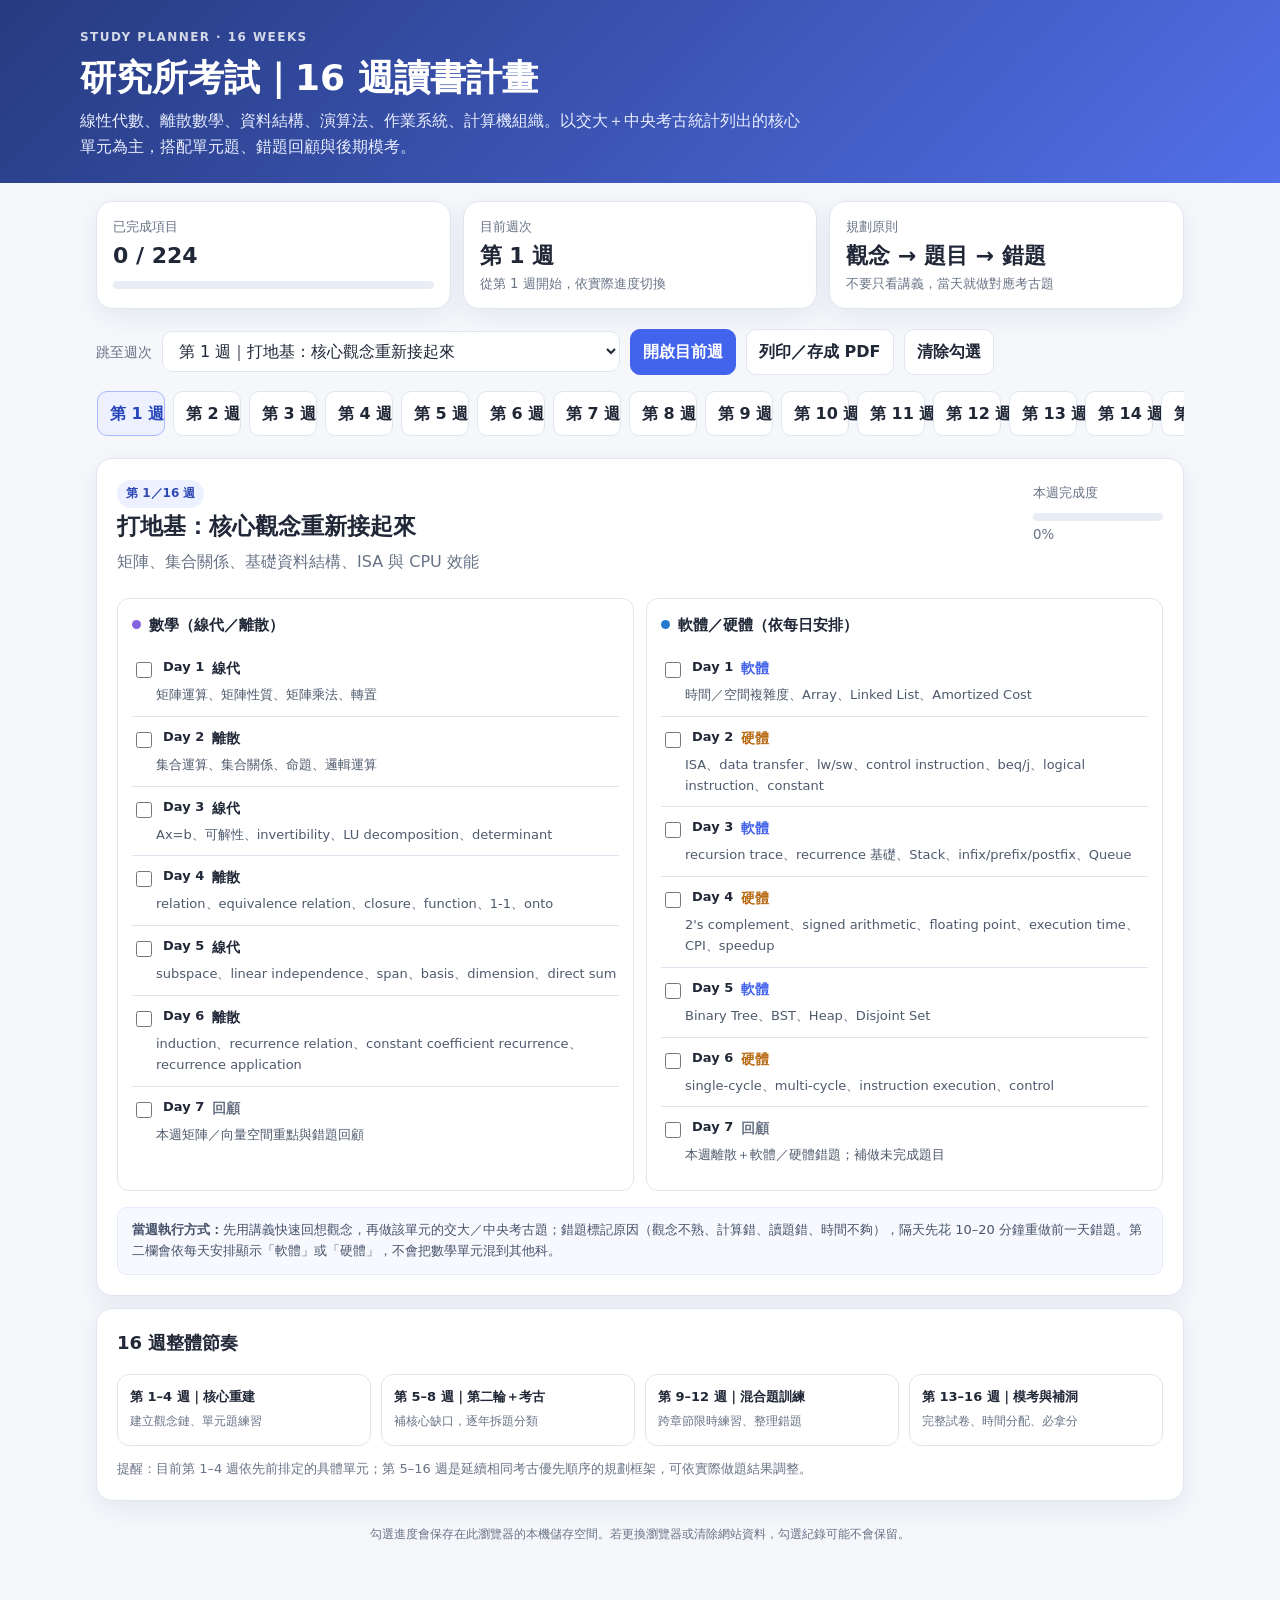
<file: index.html>
<!DOCTYPE html>
<html lang="zh-Hant">
<head>
<meta charset="UTF-8">
<meta name="viewport" content="width=device-width, initial-scale=1">
<title>研究所考試｜16 週讀書計畫</title>
<style>
:root{--bg:#f5f7fb;--panel:#fff;--ink:#202737;--muted:#687386;--line:#e0e6ef;--blue:#4263eb;--blue2:#edf1ff;--green:#188765;--greenbg:#e8f7f1;--orange:#b96a13;--orangebg:#fff4e5;--shadow:0 8px 26px rgba(30,45,80,.07)}
*{box-sizing:border-box}body{margin:0;background:var(--bg);color:var(--ink);font-family:system-ui,-apple-system,"Noto Sans TC",sans-serif;line-height:1.6}
header{background:linear-gradient(135deg,#263b80,#526fe8);color:white;padding:28px 20px 24px} .hero{max-width:1120px;margin:auto}
.kicker{font-size:12px;letter-spacing:.12em;opacity:.8;font-weight:700}h1{font-size:clamp(25px,4vw,36px);line-height:1.25;margin:8px 0}header p{margin:8px 0 0;max-width:720px;color:#e9edff}
.wrap{max-width:1120px;margin:22px auto;padding:0 16px 48px}
.stats{display:grid;grid-template-columns:repeat(3,1fr);gap:12px;margin-top:-4px}.stat,.panel{background:var(--panel);border:1px solid var(--line);border-radius:16px;box-shadow:var(--shadow)}.stat{padding:14px 16px}.stat small{display:block;color:var(--muted)}.stat strong{font-size:22px}
.progress{height:8px;background:#e9edf5;border-radius:20px;overflow:hidden;margin-top:8px}.progress>div{height:100%;width:0;background:var(--green);transition:width .2s}
.controls{display:flex;gap:10px;flex-wrap:wrap;align-items:center;margin:20px 0 14px}.controls label{color:var(--muted);font-size:14px}select,button{font:inherit;border:1px solid var(--line);border-radius:10px;padding:9px 12px;background:white;color:var(--ink)}button{cursor:pointer;font-weight:650}button.primary{background:var(--blue);color:white;border-color:var(--blue)}button:hover{filter:brightness(.97)}
.weeknav{display:flex;gap:8px;overflow-x:auto;padding:2px 1px 10px}.weeknav button{white-space:nowrap;min-width:68px}.weeknav button.active{background:var(--blue2);border-color:#a9b8ff;color:#2946bc}
.panel{padding:20px;margin-top:12px}.week-head{display:flex;justify-content:space-between;gap:16px;align-items:flex-start;flex-wrap:wrap}.week-head h2{margin:0;font-size:23px}.week-head p{margin:5px 0;color:var(--muted)}.tag{font-size:12px;padding:4px 9px;border-radius:20px;background:var(--blue2);color:#2f49b5;font-weight:700;display:inline-block}
.subjects{display:grid;grid-template-columns:repeat(2,minmax(0,1fr));gap:12px;margin-top:18px}.subject{border:1px solid var(--line);border-radius:12px;padding:14px;min-width:0}.subject h3{font-size:15px;margin:0 0 10px;display:flex;align-items:center;gap:8px}.dot{width:9px;height:9px;border-radius:50%;display:inline-block}.math .dot{background:#8264df}.software .dot{background:#2479ce}.hardware .dot{background:#e29a2f}
.day{border-top:1px solid var(--line);padding:10px 0}.day:first-of-type{border-top:0}.day-title{display:flex;gap:8px;align-items:flex-start}.day-title input{margin-top:5px;accent-color:var(--green);width:16px;height:16px;flex-shrink:0}.day-title strong{font-size:13px;white-space:nowrap}.day-title span{font-size:14px;font-weight:650}.topics{font-size:13px;color:#4e5a6d;margin:4px 0 0 24px}.unit-hardware{color:var(--orange)!important}.unit-software{color:var(--blue)!important}.unit-review{color:var(--muted)!important}.hint{margin-top:16px;padding:12px 14px;background:#f7f9ff;border-radius:10px;border:1px solid #e3e9ff;font-size:13px;color:#47536a}
.phase{display:grid;grid-template-columns:repeat(4,1fr);gap:10px;margin-top:16px}.phase div{border:1px solid var(--line);border-radius:12px;padding:12px;background:#fff}.phase b{display:block;font-size:13px}.phase span{font-size:12px;color:var(--muted)}
.footer{color:var(--muted);font-size:12px;text-align:center;margin-top:24px}
@media(max-width:760px){.subjects{grid-template-columns:1fr}.stats{grid-template-columns:1fr}.phase{grid-template-columns:repeat(2,1fr)}.panel{padding:15px}.week-head h2{font-size:21px}}
@media print{body{background:white}.controls,.weeknav,button{display:none!important}.panel,.stat{box-shadow:none;break-inside:avoid}.subjects{grid-template-columns:repeat(2,minmax(0,1fr))}}
</style>
</head>
<body>
<header><div class="hero"><div class="kicker">STUDY PLANNER · 16 WEEKS</div><h1>研究所考試｜16 週讀書計畫</h1><p>線性代數、離散數學、資料結構、演算法、作業系統、計算機組織。以交大＋中央考古統計列出的核心單元為主，搭配單元題、錯題回顧與後期模考。</p></div></header>
<main class="wrap">
<div class="stats">
 <div class="stat"><small>已完成項目</small><strong id="doneCount">0</strong><div class="progress"><div id="progressBar"></div></div></div>
 <div class="stat"><small>目前週次</small><strong id="currentWeek">第 1 週</strong><small>從第 1 週開始，依實際進度切換</small></div>
 <div class="stat"><small>規劃原則</small><strong>觀念 → 題目 → 錯題</strong><small>不要只看講義，當天就做對應考古題</small></div>
</div>
<div class="controls">
<label for="weekSelect">跳至週次</label><select id="weekSelect"></select>
<button class="primary" id="todayBtn">開啟目前週</button><button id="printBtn">列印／存成 PDF</button><button id="resetBtn">清除勾選</button>
</div>
<div class="weeknav" id="weekNav"></div>
<section class="panel" id="weekPanel" aria-live="polite"></section>
<section class="panel">
<h2 style="margin:0 0 10px;font-size:18px">16 週整體節奏</h2>
<div class="phase">
<div><b>第 1–4 週｜核心重建</b><span>建立觀念鏈、單元題練習</span></div>
<div><b>第 5–8 週｜第二輪＋考古</b><span>補核心缺口，逐年拆題分類</span></div>
<div><b>第 9–12 週｜混合題訓練</b><span>跨章節限時練習、整理錯題</span></div>
<div><b>第 13–16 週｜模考與補洞</b><span>完整試卷、時間分配、必拿分</span></div>
</div>
<p style="font-size:13px;color:var(--muted);margin-bottom:0">提醒：目前第 1–4 週依先前排定的具體單元；第 5–16 週是延續相同考古優先順序的規劃框架，可依實際做題結果調整。</p>
</section>
<div class="footer">勾選進度會保存在此瀏覽器的本機儲存空間。若更換瀏覽器或清除網站資料，勾選紀錄可能不會保留。</div>
</main>
<script>
const weeks = [
{title:"打地基：核心觀念重新接起來",goal:"矩陣、集合關係、基礎資料結構、ISA 與 CPU 效能",days:[
["Day 1","線代","矩陣運算、矩陣性質、矩陣乘法、轉置","軟體","時間／空間複雜度、Array、Linked List、Amortized Cost"],
["Day 2","離散","集合運算、集合關係、命題、邏輯運算","硬體","ISA、data transfer、lw/sw、control instruction、beq/j、logical instruction、constant"],
["Day 3","線代","Ax=b、可解性、invertibility、LU decomposition、determinant","軟體","recursion trace、recurrence 基礎、Stack、infix/prefix/postfix、Queue"],
["Day 4","離散","relation、equivalence relation、closure、function、1-1、onto","硬體","2's complement、signed arithmetic、floating point、execution time、CPI、speedup"],
["Day 5","線代","subspace、linear independence、span、basis、dimension、direct sum","軟體","Binary Tree、BST、Heap、Disjoint Set"],
["Day 6","離散","induction、recurrence relation、constant coefficient recurrence、recurrence application","硬體","single-cycle、multi-cycle、instruction execution、control"],
["Day 7","回顧","本週矩陣／向量空間重點與錯題回顧","回顧","本週離散＋軟體／硬體錯題；補做未完成題目"]
]},
{title:"高頻題型：轉換、排序、Pipeline",goal:"把線代與離散基礎接到可考題型，開始練計算題",days:[
["Day 8","線代","linear transformation、matrix representation、change of basis、Kernel、Image","軟體","Binary Search、Insertion Sort、Selection Sort、Bubble Sort"],
["Day 9","離散","permutation、combination、pigeonhole principle、Stirling number","硬體","pipeline stages、pipeline performance、pipeline CPI"],
["Day 10","線代","rank、nullity、Rank-Nullity、Kernel／Image 關係","軟體","Quick Sort、Merge Sort、Heap Sort、LSD Radix、Counting Sort"],
["Day 11","離散","generating function、integer partition、用 generating function 解 recurrence","硬體","data dependency、data hazard、forwarding、hazard detection"],
["Day 12","線代","eigenvalue、eigenvector、characteristic polynomial、similarity","軟體","Hashing、collision、overflow handling、Binary Search 題型"],
["Day 13","離散","graph terminology、adjacency matrix/list、graph representation、isomorphism","硬體","control hazard、branch prediction、CPI、hazard 綜合題"],
["Day 14","回顧","線代：矩陣→轉換→特徵值；離散：計數→遞迴","回顧","Sorting／Hashing 綜合考古題與錯題整理"]
]},
{title:"高頻核心：圖論、特徵值、Cache",goal:"圖論演算法要能手算流程，Cache 開始練位址拆解",days:[
["Day 15","線代","diagonalization、similarity、PDP⁻¹、eigenvalue／eigenvector 關係","軟體","DFS、BFS、adjacency matrix/list、graph traversal"],
["Day 16","離散","Euler path/circuit、Hamilton path/circuit、connected graph、spanning tree","硬體","memory hierarchy、cache basics、address structure、block／word／offset"],
["Day 17","線代","可對角化條件、similarity、diagonalization applications、Markov chain","軟體","Topological Sort、DAG、MST、Kruskal／Prim 類型"],
["Day 18","離散","planar graph、graph coloring、Dijkstra、Warshall","硬體","direct／set-associative cache、tag/index/offset、cache calculation、multilevel cache"],
["Day 19","線代","inner product、orthogonality、orthogonal complement、Gram-Schmidt","軟體","Dijkstra、Bellman-Ford、Floyd-Warshall、shortest path 綜合"],
["Day 20","離散","recurrence、generating function、graph representation、shortest path","硬體","AMAT、cache miss、multilevel cache、CPI 與 memory hierarchy"],
["Day 21","回顧","Eigen／Diagonalization＋Graph／Recurrence 題型整理","回顧","DFS/BFS→MST→Dijkstra→Bellman-Ford→Floyd 綜合考古題"]
]},
{title:"拉分核心：正交化、DP、Virtual Memory、OS",goal:"把常考章節串成完整題型，OS 從 Process 與 Scheduling 開始",days:[
["Day 22","線代","projection、orthogonal complement、projection matrix","硬體","virtual address、physical address、page、page table、address translation"],
["Day 23","離散","partial order、total order、Hasse diagram","軟體","Dynamic Programming、optimal substructure、overlapping subproblem、Maximum Subarray"],
["Day 24","線代","least squares、normal equation、orthogonal projection、QR／Gram-Schmidt 關係","硬體","TLB、page table、TLB reach、EMAT"],
["Day 25","離散","propositional logic、logic equivalence、graph coloring、Dijkstra／Warshall","軟體","0/1 Knapsack、Knapsack、Matrix Chain Multiplication"],
["Day 26","線代","orthogonal matrix、orthogonal diagonalization、symmetric matrix、PDPᵀ","硬體","Process、process state、dispatcher、context switch、fork／exec／exit／wait"],
["Day 27","離散","recurrence、generating function、combination、pigeonhole","軟體","LCS、KMP、DP 綜合題"],
["Day 28","回顧","線代與離散核心公式、定義、易錯題回顧","硬體","scheduling criteria、FCFS、SJF、Priority、Round Robin、EDF"]
]},
{title:"第二輪：補齊核心樹與演算法",goal:"把第一輪做錯的單元重新學會，擴充重要樹與演算法",days:[
["Day 29","線代","特徵值／特徵向量計算、特徵多項式、重根與可對角化判斷","軟體","AVL Tree、rotation、BST 操作與複雜度"],
["Day 30","離散","遞迴式建立、解常係數遞迴、初始條件","硬體","Thread、user/kernel thread、multithreading model"],
["Day 31","線代","Gram-Schmidt、QR decomposition、orthogonal projection 計算","軟體","Red-Black Tree、B-tree、B+ tree 基本性質與操作"],
["Day 32","離散","關係的 reflexive／symmetric／transitive、equivalence class、closure","硬體","CPU pipeline hazard 綜合：forwarding、stall、branch penalty"],
["Day 33","線代","determinant、inverse、rank、線性方程組混合題","軟體","Huffman coding、optimal prefix code、heap 操作"],
["Day 34","離散","counting、permutation／combination、pigeonhole 題型","硬體","cache mapping／replacement／write policy 題型回顧"],
["Day 35","回顧","整理線代與離散第一、二輪錯題","回顧","樹、排序、Pipeline／Cache 分類題練習"]
]},
{title:"第二輪：OS 同步與記憶體",goal:"把 OS 高頻核心補齊，避免只會背定義、不會追流程",days:[
["Day 36","線代","線性轉換、Kernel／Image、Rank-Nullity 混合題","軟體","sorting 複雜度比較、穩定性、in-place、trace code"],
["Day 37","離散","graph traversal、Euler／Hamilton、spanning tree 題型","硬體","process scheduling、waiting／turnaround／response time 計算"],
["Day 38","線代","least squares、normal equation、projection 混合題","軟體","Disjoint Set、union-find、path compression、union by rank"],
["Day 39","離散","graph coloring、planar graph、poset／Hasse diagram","硬體","critical section、race condition、mutex、semaphore、spinlock"],
["Day 40","線代","positive definite、symmetric matrix、orthogonal diagonalization","軟體","DP：Knapsack、Matrix Chain、LCS、Maximum Subarray"],
["Day 41","離散","logic equivalence、induction、recurrence 綜合題","硬體","deadlock、RAG、四個必要條件、prevention／avoidance／detection"],
["Day 42","回顧","數學弱點題重做，不看解答完整寫一次","回顧","同步／Deadlock 題型＋錯題回顧"]
]},
{title:"第二輪：虛擬記憶體與演算法設計",goal:"從公式與定義走向完整計算、演算法選擇",days:[
["Day 43","線代","SVD、spectral decomposition、positive definite 基本題","軟體","KMP prefix/failure function、字串比對"],
["Day 44","離散","生成函數、整數分拆、Stirling number 題型","硬體","paging、segmentation、fragmentation、address translation"],
["Day 45","線代","矩陣分解、LU、determinant、Ax=b 混合題","軟體","Divide and Conquer、recurrence analysis、Maximum Subarray"],
["Day 46","離散","graph algorithm 與複雜度、Dijkstra／Warshall 題型","硬體","page fault、page replacement：FIFO／OPT／LRU"],
["Day 47","線代","全章計算題：特徵值、對角化、正交化、least squares","軟體","Greedy：activity selection、MST、Knapsack 差異"],
["Day 48","離散","證明題基礎：induction、反證、集合與關係簡證","硬體","thrashing、working set、TLB、EMAT 綜合"],
["Day 49","回顧","數學必拿分題限時練習","回顧","DP／Greedy／字串／VM 分類考古題"]
]},
{title:"考古題第一輪：按科目與單元拆題",goal:"開始提高考古題比重，不必一開始就整份硬寫",days:[
["Day 50","線代","交大線代考古：矩陣、Ax=b、向量空間分類題","軟體","交大 DS：複雜度、List、Stack／Queue、Tree 分類題"],
["Day 51","離散","交大離散：集合、關係、計數、遞迴分類題","硬體","交大計組：ISA、signed arithmetic、performance 分類題"],
["Day 52","線代","中央線代：矩陣、向量空間、線性轉換分類題","軟體","中央 DS：樹、Heap、排序、Hashing 分類題"],
["Day 53","離散","中央離散：關係、遞迴、Graph、Logic 分類題","硬體","中央計組：Pipeline／Hazard 分類題"],
["Day 54","線代","兩校特徵值／對角化題目對照，整理常見問法","軟體","兩校 Graph：DFS／BFS、MST、Shortest Path 題目"],
["Day 55","離散","兩校計數／遞迴／圖論混合題","硬體","Cache／AMAT／VM 計算題"],
["Day 56","回顧","本週考古錯題依原因分類：觀念／計算／讀題","回顧","完成錯題二刷；建立各科高頻題清單"]
]},
{title:"考古題第二輪：限時單元組合",goal:"練速度與題目辨識，避免單一章節才會做",days:[
["Day 57","線代","線代混合組：矩陣＋Rank＋Eigen，限時作答","軟體","Sorting＋Hashing＋Tree 混合題"],
["Day 58","離散","Discrete 混合組：Counting＋Recurrence＋Relations","硬體","OS：Process／Scheduling／Thread 混合題"],
["Day 59","線代","Orthogonality＋Projection＋Least Squares 限時組","軟體","Graph：MST＋Shortest Path＋Topological 混合題"],
["Day 60","離散","Graph＋Logic＋Poset 混合組","硬體","OS：Synchronization＋Deadlock 混合題"],
["Day 61","線代","挑一份較弱年度線代題，限時完成後訂正","軟體","DP＋KMP＋Complexity 混合題"],
["Day 62","離散","挑一份較弱年度離散題，限時完成後訂正","硬體","計組：Pipeline＋Cache＋VM 混合題"],
["Day 63","回顧","數學錯題重做，遮住解答寫出步驟","回顧","軟硬體錯題重做，記錄失分原因"]
]},
{title:"跨章節訓練：速度與正確率",goal:"每次練習後都要知道錯在哪，不只看分數",days:[
["Day 64","線代","線代高頻題限時組：矩陣、特徵值、正交化","軟體","DS 核心題限時組：複雜度、Tree、Sorting"],
["Day 65","離散","遞迴、計數、關係題限時組","硬體","計組數值表示＋效能＋Pipeline 限時組"],
["Day 66","線代","挑 2 個最弱章節補觀念，接著做考古題","軟體","Graph 全套限時題＋錯題整理"],
["Day 67","離散","Graph、Logic、Poset 複合題","硬體","Cache／AMAT／VM 計算題，練公式與位址拆解"],
["Day 68","線代","線代證明／觀念題：先寫已知、目標與可用定理","軟體","DP／Greedy／Complexity 題型辨識"],
["Day 69","離散","證明與計算混合：induction、relation、graph","硬體","OS Memory：paging、replacement、thrashing、EMAT"],
["Day 70","回顧","一週錯題再測，統計正確率與耗時","回顧","挑各科最常錯的 10 題重做"]
]},
{title:"模考準備：逐科限時整卷",goal:"開始整份試卷，檢查時間分配與題目取捨",days:[
["Day 71","線代","一份線代考古限時作答＋逐題訂正","軟體","資料結構／演算法半份限時卷"],
["Day 72","離散","一份離散考古限時作答＋逐題訂正","硬體","計組半份限時卷"],
["Day 73","線代","重做前一份線代失分題，補回觀念缺口","軟體","OS 半份限時卷＋同步／Deadlock 訂正"],
["Day 74","離散","重做前一份離散失分題，補回觀念缺口","硬體","Pipeline／Cache／VM 綜合題"],
["Day 75","線代","線代第二份考古限時作答","軟體","DS／Algo 第二份半卷"],
["Day 76","離散","離散第二份考古限時作答","硬體","OS／計組錯題二刷"],
["Day 77","回顧","統整模考：必拿分、耗時題、放棄題","回顧","更新考場作答順序與時間配置"]
]},
{title:"模考週：整份考古＋深度檢討",goal:"逐步接近正式考試節奏，檢討比刷題數更重要",days:[
["Day 78","數學","線代＋離散分科限時；記錄各單元得分","軟體","DS／Algo 整份或依實際考試時間限時"],
["Day 79","數學","前日數學錯題訂正與重做","硬體","計組整份或依實際考試時間限時"],
["Day 80","數學","數學薄弱單元補強：Eigen／Recurrence／Graph 擇弱","軟體","軟體整份考古；練題目取捨"],
["Day 81","數學","線代完整考古卷，計時作答","硬體","OS 整份考古；訂正 Process／Sync／Memory"],
["Day 82","數學","離散完整考古卷，計時作答","軟體","Graph／DP／Tree 錯題重做"],
["Day 83","數學","數學公式與常見陷阱整理","硬體","Cache／AMAT／VM／Deadlock 高頻題再測"],
["Day 84","回顧","本週模考失分分析，調整下週策略","回顧","所有錯題標記為：必補／可再練／暫放"]
]},
{title:"考場策略：穩住基本分",goal:"減少粗心與卡題，建立先拿分再攻難題的流程",days:[
["Day 85","線代","矩陣、rank、Ax=b 基本題快速測驗","軟體","複雜度、List、Stack／Queue、Tree 基本題"],
["Day 86","離散","集合、命題、關係、函數基本題","硬體","ISA、signed arithmetic、CPI 基本題"],
["Day 87","線代","Eigen／Diagonalization 必考計算題","軟體","Sorting、Hashing、Heap 常見手算題"],
["Day 88","離散","Counting、Recurrence 常見題型","硬體","Pipeline hazard、forwarding、branch penalty"],
["Day 89","線代","Gram-Schmidt、Projection、Least Squares 基本題","軟體","DFS／BFS、MST、Shortest Path 基本題"],
["Day 90","離散","Graph、Logic、Poset 必拿分題","硬體","Cache、AMAT、page table、TLB 基本計算"],
["Day 91","回顧","製作數學最後複習清單：公式、定理、易錯點","回顧","製作軟硬體最後複習清單"]
]},
{title:"最後補洞：弱點集中突破",goal:"只補會影響分數的缺口，不無限制開新章節",days:[
["Day 92","線代","依錯題統計選最弱 2 單元，觀念＋題目","軟體","依錯題統計選最弱 2 單元，考古重做"],
["Day 93","離散","依錯題統計選最弱 2 單元，觀念＋題目","硬體","依錯題統計選最弱 2 單元，考古重做"],
["Day 94","線代","重做歷次錯題中最常錯的計算題","軟體","重做 Graph／DP／Tree 易錯題"],
["Day 95","離散","重做遞迴、計數、Graph／Logic 易錯題","硬體","重做 Pipeline／Cache／VM 易錯題"],
["Day 96","線代","定理條件與反例整理；練讀題辨識","軟體","複雜度、演算法正確性與步驟追蹤"],
["Day 97","離散","證明題架構：已知、欲證、方法、關鍵步驟","硬體","OS 同步、Deadlock、Scheduling 快速複習"],
["Day 98","回顧","弱點單元二次測驗，確認是否真的補起來","回顧","更新最後階段必看清單"]
]},
{title:"最後模考：維持實戰感",goal:"保持作答節奏，避免模考後才發現時間分配問題",days:[
["Day 99","數學","線代限時卷；先易後難，記錄卡題時間","軟體","軟體限時卷；標記猶豫題與猜題"],
["Day 100","數學","訂正 Day 99，重做所有失分題","硬體","計組限時卷＋訂正"],
["Day 101","數學","離散限時卷；證明題控制投入時間","軟體","OS 限時卷＋訂正"],
["Day 102","數學","訂正 Day 101，重做所有失分題","硬體","硬體錯題二刷"],
["Day 103","數學","線代＋離散混合短卷，練切換科目","軟體","排序／Graph／DP 混合短卷"],
["Day 104","數學","數學公式、定義、常見題型口頭回想","硬體","OS／計組必拿分清單口頭回想"],
["Day 105","回顧","模考成績與錯題統計，確認最後補強項","回顧","準備最後一週的精簡複習清單"]
]},
{title:"考前整理：高頻單元最後一輪",goal:"不再大幅開新內容，維持熟悉度與信心",days:[
["Day 106","線代","矩陣、Ax=b、rank、eigen、diagonalization","軟體","Complexity、Tree、Sorting、Hashing"],
["Day 107","離散","集合、關係、計數、遞迴、生成函數","硬體","ISA、signed arithmetic、performance、Pipeline"],
["Day 108","線代","Gram-Schmidt、Projection、Least Squares、SVD 基礎","軟體","DFS／BFS、MST、Shortest Path、DP"],
["Day 109","離散","Graph、Logic、Poset、Induction 易錯點","硬體","Cache、AMAT、VM、TLB、page replacement"],
["Day 110","線代","重做最重要的線代錯題，不開新題","軟體","重做最重要的軟體錯題"],
["Day 111","離散","重做最重要的離散錯題，不開新題","硬體","重做最重要的硬體錯題"],
["Day 112","總整理","檢查考試用品、考場策略、睡眠與交通；只看精簡筆記","總整理","停止高強度新題，保留熟悉感"]
]}
];
const labels={math:"數學",software:"軟體",hardware:"硬體",review:"回顧"};
let active=0;
const nav=document.getElementById('weekNav'), sel=document.getElementById('weekSelect'), panel=document.getElementById('weekPanel');
weeks.forEach((w,i)=>{let b=document.createElement('button');b.textContent=`第 ${i+1} 週`;b.addEventListener('click',()=>render(i));nav.appendChild(b);let o=document.createElement('option');o.value=i;o.textContent=`第 ${i+1} 週｜${w.title}`;sel.appendChild(o)});
function key(w,d,s){return `study16-${w}-${d}-${s}`}
function render(i){
active=i;sel.value=i;[...nav.children].forEach((b,j)=>b.classList.toggle('active',j===i));
let w=weeks[i];
let html=`<div class="week-head"><div><span class="tag">第 ${i+1}／16 週</span><h2>${w.title}</h2><p>${w.goal}</p></div><div style="min-width:130px"><small style="color:var(--muted)">本週完成度</small><div class="progress"><div id="weekProgress"></div></div><small id="weekPercent" style="color:var(--muted)">0%</small></div></div><div class="subjects two-subjects">`;
const cols=[
 {id:'math',title:'數學（線代／離散）',labelIndex:1,topicIndex:2},
 {id:'secondary',title:'軟體／硬體（依每日安排）',labelIndex:3,topicIndex:4}
];
cols.forEach(c=>{
 html+=`<div class="subject ${c.id==='secondary'?'software':c.id}"><h3><span class="dot"></span>${c.title}</h3>`;
 w.days.forEach((d,di)=>{
  const unit=d[c.labelIndex]||'回顧';
  const topic=d[c.topicIndex]||'當日複習與錯題整理';
  const k=key(i,di,c.id);
  const checked=localStorage.getItem(k)==='1';
  html+=`<div class="day"><label class="day-title"><input type="checkbox" data-key="${k}" ${checked?'checked':''}><strong>${d[0]}</strong><span class="${unit==='硬體'?'unit-hardware':unit==='軟體'?'unit-software':unit==='回顧'?'unit-review':''}">${unit}</span></label><div class="topics">${topic}</div></div>`;
 });
 html+='</div>';
});
html+='</div><div class="hint"><b>當週執行方式：</b>先用講義快速回想觀念，再做該單元的交大／中央考古題；錯題標記原因（觀念不熟、計算錯、讀題錯、時間不夠），隔天先花 10–20 分鐘重做前一天錯題。第二欄會依每天安排顯示「軟體」或「硬體」，不會把數學單元混到其他科。</div>';
panel.innerHTML=html;
panel.querySelectorAll('input[type=checkbox]').forEach(cb=>cb.addEventListener('change',()=>{localStorage.setItem(cb.dataset.key,cb.checked?'1':'0');updateProgress()}));
updateProgress()
}
function updateProgress(){let all=document.querySelectorAll('input[type=checkbox][data-key]');let done=[...all].filter(x=>x.checked).length;let total=112*2;let saved=0;for(let i=0;i<weeks.length;i++)for(let d=0;d<7;d++)for(let s of ['math','secondary'])if(localStorage.getItem(key(i,d,s))==='1')saved++;document.getElementById('doneCount').textContent=`${saved} / ${total}`;document.getElementById('progressBar').style.width=`${saved/total*100}%`;let wdone=0;for(let d=0;d<7;d++)for(let s of ['math','secondary'])if(localStorage.getItem(key(active,d,s))==='1')wdone++;let pct=Math.round(wdone/14*100);let wp=document.getElementById('weekProgress');if(wp)wp.style.width=pct+'%';let p=document.getElementById('weekPercent');if(p)p.textContent=pct+'%'}
sel.addEventListener('change',()=>render(Number(sel.value)));document.getElementById('todayBtn').addEventListener('click',()=>{let day=Math.floor((Date.now()-new Date('2026-10-12T00:00:00+08:00').getTime())/86400000);render(Math.max(0,Math.min(15,Math.floor(day/7))))});document.getElementById('printBtn').addEventListener('click',()=>window.print());document.getElementById('resetBtn').addEventListener('click',()=>{if(confirm('確定清除這份計畫的所有勾選紀錄？')){for(let i=0;i<weeks.length;i++)for(let d=0;d<7;d++)for(let s of ['math','secondary','software','hardware'])localStorage.removeItem(key(i,d,s));render(active)}});render(0);
</script>
</body></html>
</file>
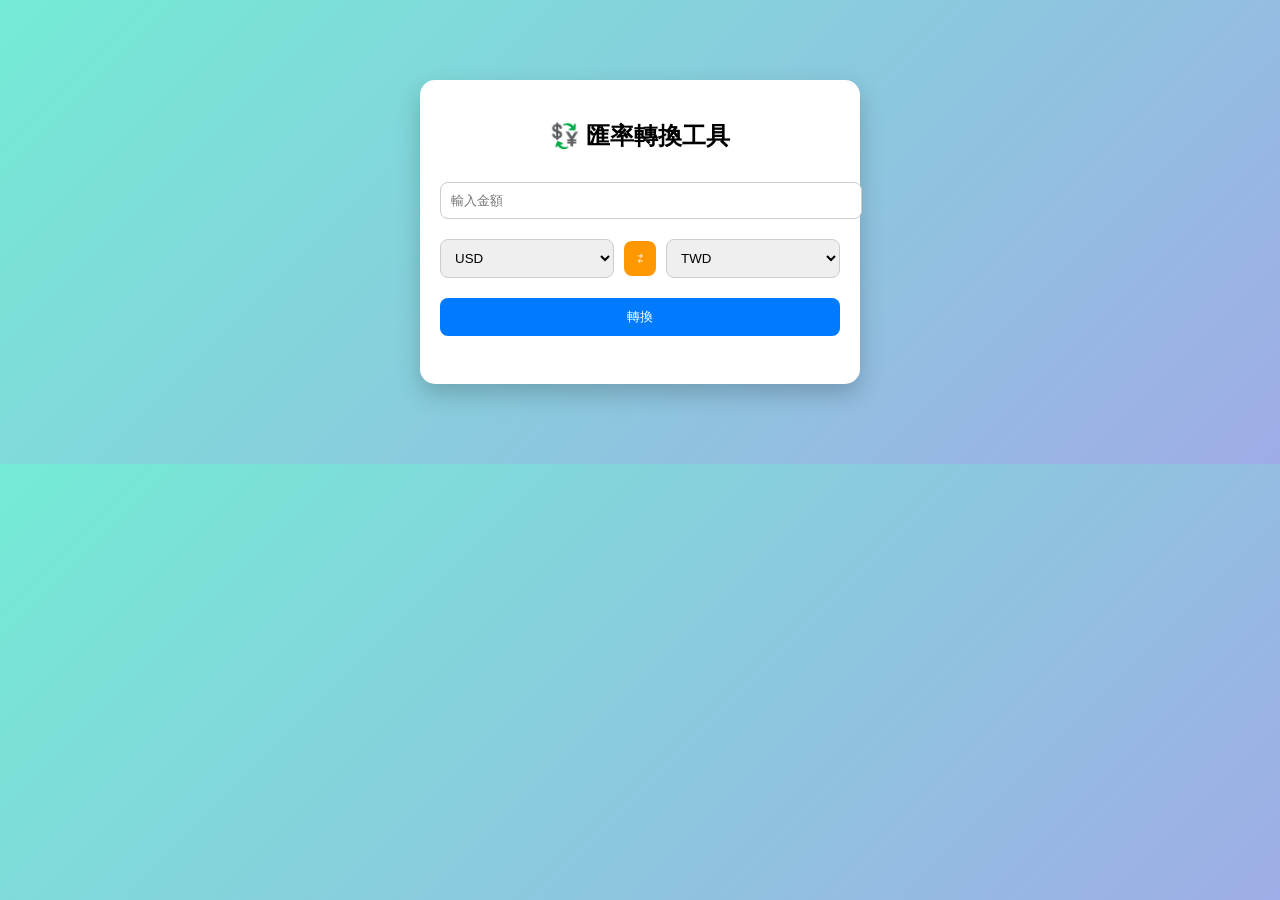
<file: Week10/index.html>
<!DOCTYPE html>
<html lang="zh-TW">

<head>
  <meta charset="UTF-8">
  <title>匯率轉換工具</title>
  <link rel="stylesheet" href="style.css">
</head>

<body>

  <div class="container">

    <h2>💱 匯率轉換工具</h2>

    <!-- 金額輸入 -->
    <input type="number" id="amount" placeholder="輸入金額">

    <!-- 貨幣選擇區 -->
    <div class="select-group">

      <!-- 來源貨幣 -->
      <select id="fromCurrency"></select>

      <!-- 交換按鈕，點擊後會交換來源與目標貨幣 -->
      <button id="swapBtn">⇄</button>

      <!-- 目標貨幣 -->
      <select id="toCurrency"></select>

    </div>

    <!-- 點擊後會呼叫 API 進行匯率查詢 -->
    <button id="convertBtn">轉換</button>

    <!-- 結果顯示區 -->
    <p id="result"></p>

    <!-- 顯示 API 回傳的匯率日期 -->
    <p id="date"></p>
  </div>

  <script src="script.js"></script>

</body>

</html>
</file>
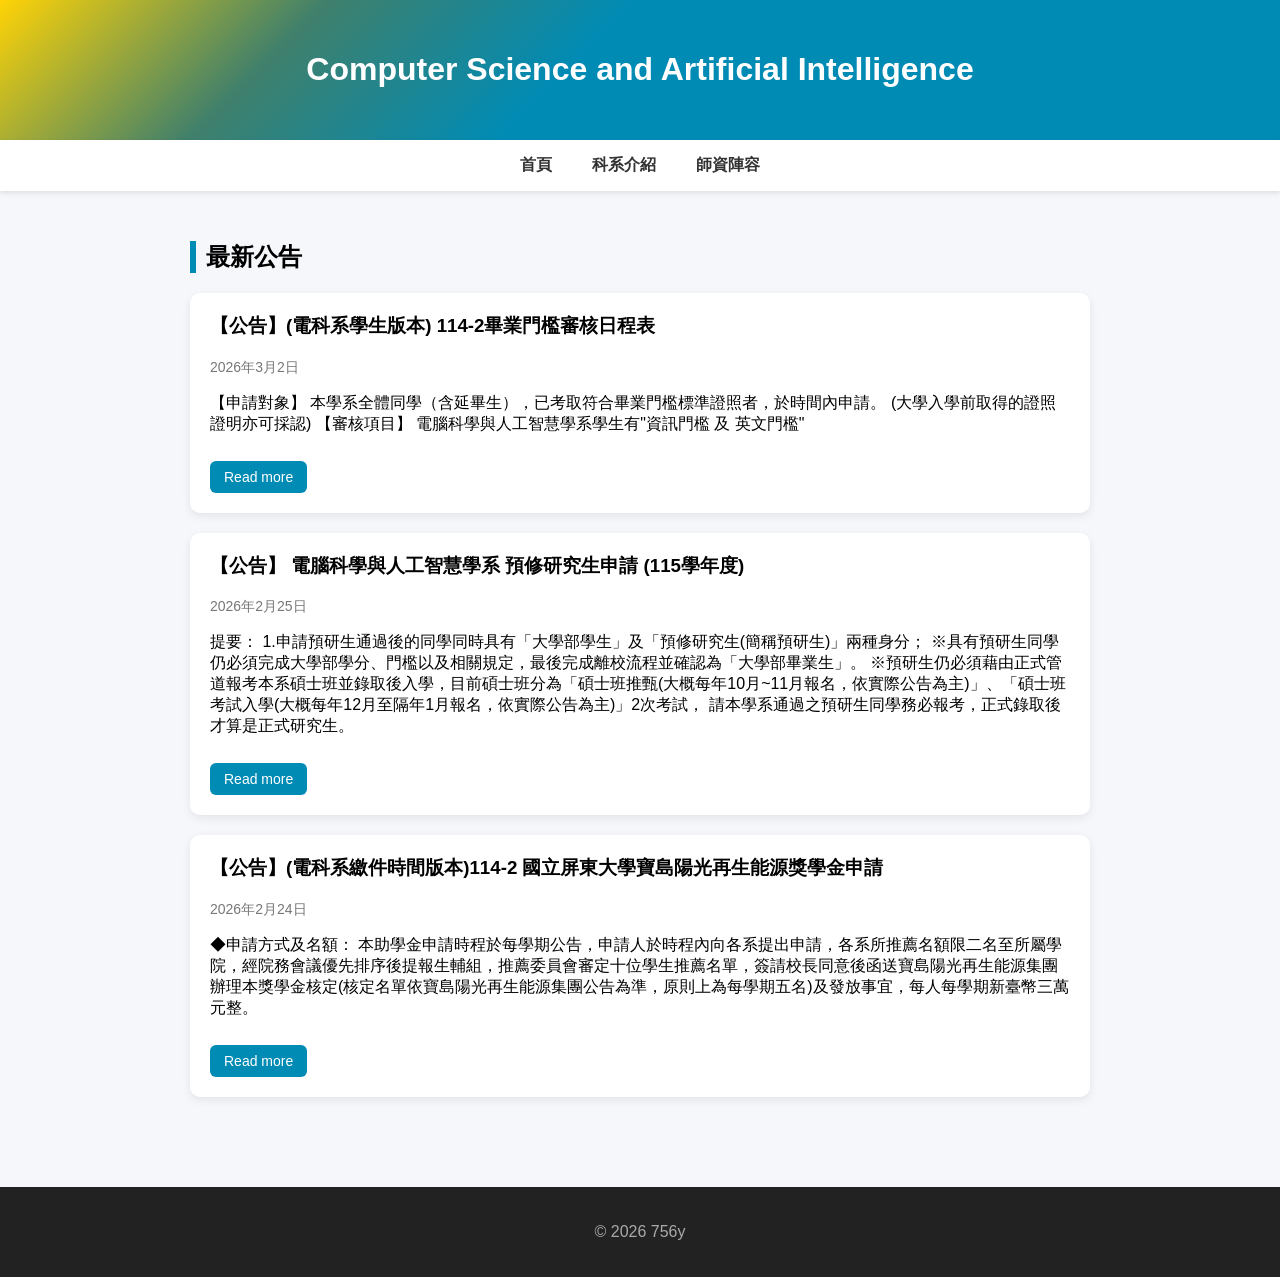
<file: 16週讀書計畫.html>
<!doctype html>
<html lang="zh-Hant">

<head>
    <meta charset="utf-8" />
    <title>CSAI News</title>

    <style>
        body {
            font-family: "Noto Sans TC", sans-serif;
            margin: 0;
            background: #f5f7fb;
        }

        /* header */
        header {
            background: linear-gradient(135deg,
                    #FFD306 0%,
                    #40806b 23%,
                    #008bb5 45%,
                    #008bb5 100%);
            color: white;
            padding: 30px;
            text-align: center;
        }

        /* nav menu */
        .menu {
            background: #ffffff;
            box-shadow: 0 2px 5px rgba(0, 0, 0, 0.1);
        }

        .menu ul {
            list-style: none;
            display: flex;
            justify-content: center;
            padding: 0;
            margin: 0;
        }

        .menu li {
            margin: 0 20px;
        }

        .menu a {
            display: block;
            padding: 15px 0;
            text-decoration: none;
            color: #333;
            font-weight: bold;
        }

        .menu a:hover {
            color: #2a5298;
        }

        /* main content */

        main {
            max-width: 900px;
            margin: auto;
            padding: 30px 20px;
        }

        h2 {
            border-left: 6px solid #008bb5;
            padding-left: 10px;
        }

        /* article card */

        article {
            background: white;
            padding: 20px;
            margin: 20px 0;
            border-radius: 10px;
            box-shadow: 0 3px 10px rgba(0, 0, 0, 0.08);
            transition: transform .2s, box-shadow .2s;
        }

        article:hover {
            transform: translateY(-4px);
            box-shadow: 0 6px 18px rgba(0, 0, 0, 0.15);
        }

        article h3 {
            margin-top: 0;
        }

        time {
            color: #777;
            font-size: 14px;
        }

        /* read more button */

        article a {
            display: inline-block;
            margin-top: 10px;
            text-decoration: none;
            background: #008bb5;
            color: white;
            padding: 8px 14px;
            border-radius: 6px;
            font-size: 14px;
        }

        article a:hover {
            background: #1e3c72;
        }

        /* footer */

        footer {
            text-align: center;
            padding: 20px;
            background: #222;
            color: #aaa;
            margin-top: 40px;
        }
    </style>
</head>

<body>
    <header>
        <h1>Computer Science and Artificial Intelligence</h1>
    </header>
    <nav class="menu">
        <ul>
            <li><a href="https://cs.nptu.edu.tw/index.php">首頁</a></li>
            <li><a href="https://cs.nptu.edu.tw/p/412-1111-7946.php?Lang=zh-tw">科系介紹</a></li>
            <li><a href="https://cs.nptu.edu.tw/p/412-1111-3092.php?Lang=zh-tw">師資陣容</a></li>
        </ul>
    </nav>
    <main>
        <section>
            <h2>最新公告</h2>

            <article>
                <h3>【公告】(電科系學生版本) 114-2畢業門檻審核日程表</h3>
                <p><time datetime="2026-03-02">2026年3月2日</time></p>
                <p>【申請對象】
                    本學系全體同學（含延畢生），已考取符合畢業門檻標準證照者，於時間內申請。
                    (大學入學前取得的證照證明亦可採認)

                    【審核項目】
                    電腦科學與人工智慧學系學生有"資訊門檻 及 英文門檻"
                </p>
                <a href="https://cs.nptu.edu.tw/p/406-1111-192662,r881.php?Lang=zh-tw">Read more</a>
            </article>

            <article>
                <h3>【公告】 電腦科學與人工智慧學系 預修研究生申請 (115學年度)</h3>
                <p><time datetime="2026-02-25">2026年2月25日</time></p>
                <p>提要：

                    1.申請預研生通過後的同學同時具有「大學部學生」及「預修研究生(簡稱預研生)」兩種身分；
                    ※具有預研生同學仍必須完成大學部學分、門檻以及相關規定，最後完成離校流程並確認為「大學部畢業生」。
                    ※預研生仍必須藉由正式管道報考本系碩士班並錄取後入學，目前碩士班分為「碩士班推甄(大概每年10月~11月報名，依實際公告為主)」、「碩士班考試入學(大概每年12月至隔年1月報名，依實際公告為主)」2次考試，
                    請本學系通過之預研生同學務必報考，正式錄取後才算是正式研究生。
                </p>
                <a href="https://cs.nptu.edu.tw/p/406-1111-192475,r881.php?Lang=zh-tw">Read more</a>
            </article>

            <article>
                <h3>【公告】(電科系繳件時間版本)114-2 國立屏東大學寶島陽光再生能源獎學金申請</h3>
                <p><time datetime="2026-02-24">2026年2月24日</time></p>
                <p>◆申請方式及名額：
                    本助學金申請時程於每學期公告，申請人於時程內向各系提出申請，各系所推薦名額限二名至所屬學院，經院務會議優先排序後提報生輔組，推薦委員會審定十位學生推薦名單，簽請校長同意後函送寶島陽光再生能源集團辦理本獎學金核定(核定名單依寶島陽光再生能源集團公告為準，原則上為每學期五名)及發放事宜，每人每學期新臺幣三萬元整。
                </p>
                <a href="https://cs.nptu.edu.tw/p/406-1111-192415,r881.php?Lang=zh-tw">Read more</a>
            </article>

        </section>
    </main>
    <footer>
        <p>© 2026 756y</p>
    </footer>
</body>

</html>
</file>
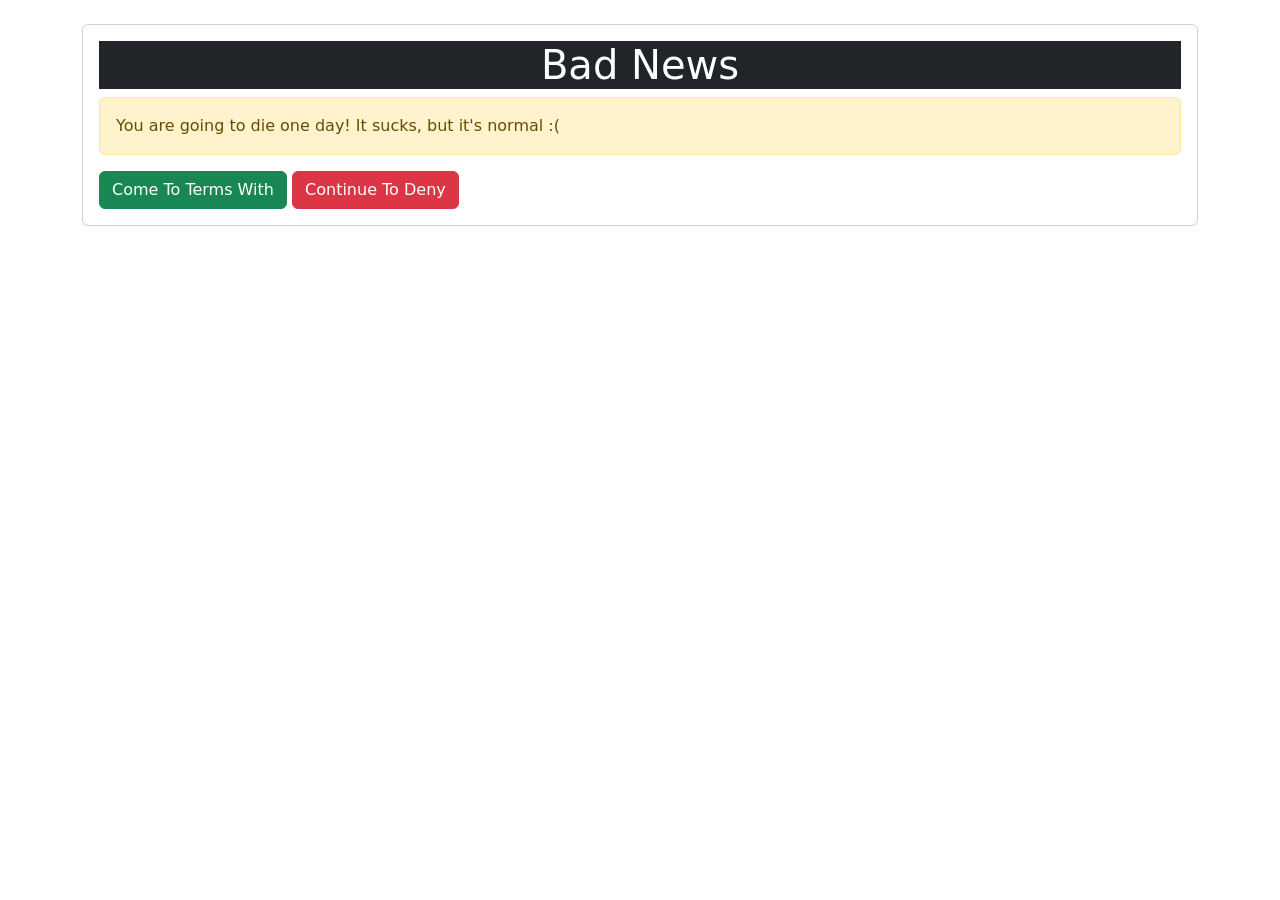
<file: booster.html>
<!DOCTYPE html>
<html>

<head>
  <title>Bootstrap Buttons Exercise</title> <!--INCLUDING BOOTSTRAP-->

  <link rel="stylesheet" href="https://stackpath.bootstrapcdn.com/bootstrap/4.5.2/css/bootstrap.min.css"
    integrity="sha384-JcKb8q3iqJ61gNV9KGb8thSsNjpSL0n8PARn9HuZOnIxN0hoP+VmmDGMN5t9UJ0Z" crossorigin="anonymous">
  <link href="https://cdn.jsdelivr.net/npm/bootstrap@5.3.8/dist/css/bootstrap.min.css" rel="stylesheet">

</head>

<body>
  <section class="container mt-4">
    <div class="card">
      <div class="card-body">
        <h1 class="text-white bg-dark text-center">Bad News</h1>
        <div class="alert alert-warning" role="alert"> You are going to die one day! It sucks, but it's normal :( </div>
        <button class="btn btn-success">Come To Terms With</button>
        <button class="btn btn-danger">Continue To Deny</button>
      </div>
    </div>
  </section>

  <script src="https://cdn.jsdelivr.net/npm/bootstrap@5.3.8/dist/js/bootstrap.bundle.min.js"></script>
</body>

</html>
</file>
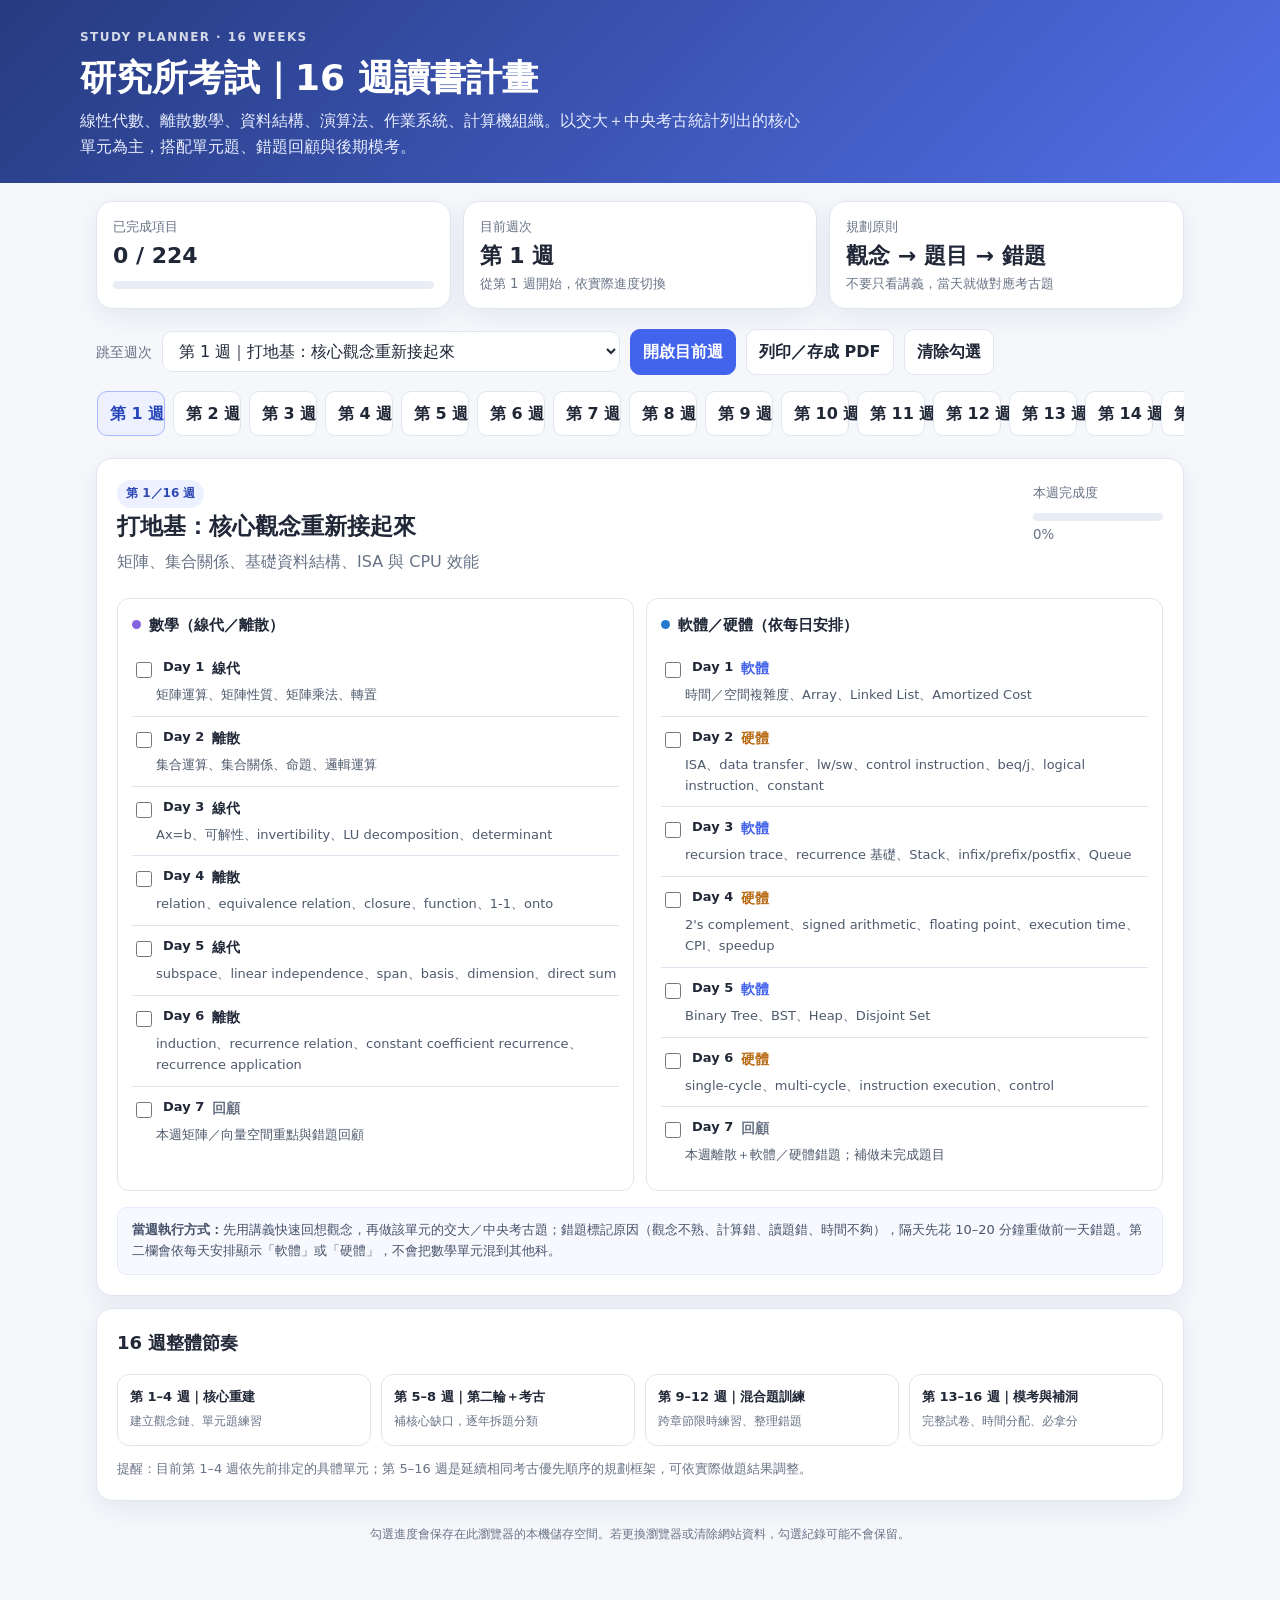
<file: 研究所考試_16週讀書計畫.html>
<!DOCTYPE html>
<html lang="zh-Hant">
<head>
<meta charset="UTF-8">
<meta name="viewport" content="width=device-width, initial-scale=1">
<title>研究所考試｜16 週讀書計畫</title>
<style>
:root{--bg:#f5f7fb;--panel:#fff;--ink:#202737;--muted:#687386;--line:#e0e6ef;--blue:#4263eb;--blue2:#edf1ff;--green:#188765;--greenbg:#e8f7f1;--orange:#b96a13;--orangebg:#fff4e5;--shadow:0 8px 26px rgba(30,45,80,.07)}
*{box-sizing:border-box}body{margin:0;background:var(--bg);color:var(--ink);font-family:system-ui,-apple-system,"Noto Sans TC",sans-serif;line-height:1.6}
header{background:linear-gradient(135deg,#263b80,#526fe8);color:white;padding:28px 20px 24px} .hero{max-width:1120px;margin:auto}
.kicker{font-size:12px;letter-spacing:.12em;opacity:.8;font-weight:700}h1{font-size:clamp(25px,4vw,36px);line-height:1.25;margin:8px 0}header p{margin:8px 0 0;max-width:720px;color:#e9edff}
.wrap{max-width:1120px;margin:22px auto;padding:0 16px 48px}
.stats{display:grid;grid-template-columns:repeat(3,1fr);gap:12px;margin-top:-4px}.stat,.panel{background:var(--panel);border:1px solid var(--line);border-radius:16px;box-shadow:var(--shadow)}.stat{padding:14px 16px}.stat small{display:block;color:var(--muted)}.stat strong{font-size:22px}
.progress{height:8px;background:#e9edf5;border-radius:20px;overflow:hidden;margin-top:8px}.progress>div{height:100%;width:0;background:var(--green);transition:width .2s}
.controls{display:flex;gap:10px;flex-wrap:wrap;align-items:center;margin:20px 0 14px}.controls label{color:var(--muted);font-size:14px}select,button{font:inherit;border:1px solid var(--line);border-radius:10px;padding:9px 12px;background:white;color:var(--ink)}button{cursor:pointer;font-weight:650}button.primary{background:var(--blue);color:white;border-color:var(--blue)}button:hover{filter:brightness(.97)}
.weeknav{display:flex;gap:8px;overflow-x:auto;padding:2px 1px 10px}.weeknav button{white-space:nowrap;min-width:68px}.weeknav button.active{background:var(--blue2);border-color:#a9b8ff;color:#2946bc}
.panel{padding:20px;margin-top:12px}.week-head{display:flex;justify-content:space-between;gap:16px;align-items:flex-start;flex-wrap:wrap}.week-head h2{margin:0;font-size:23px}.week-head p{margin:5px 0;color:var(--muted)}.tag{font-size:12px;padding:4px 9px;border-radius:20px;background:var(--blue2);color:#2f49b5;font-weight:700;display:inline-block}
.subjects{display:grid;grid-template-columns:repeat(2,minmax(0,1fr));gap:12px;margin-top:18px}.subject{border:1px solid var(--line);border-radius:12px;padding:14px;min-width:0}.subject h3{font-size:15px;margin:0 0 10px;display:flex;align-items:center;gap:8px}.dot{width:9px;height:9px;border-radius:50%;display:inline-block}.math .dot{background:#8264df}.software .dot{background:#2479ce}.hardware .dot{background:#e29a2f}
.day{border-top:1px solid var(--line);padding:10px 0}.day:first-of-type{border-top:0}.day-title{display:flex;gap:8px;align-items:flex-start}.day-title input{margin-top:5px;accent-color:var(--green);width:16px;height:16px;flex-shrink:0}.day-title strong{font-size:13px;white-space:nowrap}.day-title span{font-size:14px;font-weight:650}.topics{font-size:13px;color:#4e5a6d;margin:4px 0 0 24px}.unit-hardware{color:var(--orange)!important}.unit-software{color:var(--blue)!important}.unit-review{color:var(--muted)!important}.hint{margin-top:16px;padding:12px 14px;background:#f7f9ff;border-radius:10px;border:1px solid #e3e9ff;font-size:13px;color:#47536a}
.phase{display:grid;grid-template-columns:repeat(4,1fr);gap:10px;margin-top:16px}.phase div{border:1px solid var(--line);border-radius:12px;padding:12px;background:#fff}.phase b{display:block;font-size:13px}.phase span{font-size:12px;color:var(--muted)}
.footer{color:var(--muted);font-size:12px;text-align:center;margin-top:24px}
@media(max-width:760px){.subjects{grid-template-columns:1fr}.stats{grid-template-columns:1fr}.phase{grid-template-columns:repeat(2,1fr)}.panel{padding:15px}.week-head h2{font-size:21px}}
@media print{body{background:white}.controls,.weeknav,button{display:none!important}.panel,.stat{box-shadow:none;break-inside:avoid}.subjects{grid-template-columns:repeat(2,minmax(0,1fr))}}
</style>
</head>
<body>
<header><div class="hero"><div class="kicker">STUDY PLANNER · 16 WEEKS</div><h1>研究所考試｜16 週讀書計畫</h1><p>線性代數、離散數學、資料結構、演算法、作業系統、計算機組織。以交大＋中央考古統計列出的核心單元為主，搭配單元題、錯題回顧與後期模考。</p></div></header>
<main class="wrap">
<div class="stats">
 <div class="stat"><small>已完成項目</small><strong id="doneCount">0</strong><div class="progress"><div id="progressBar"></div></div></div>
 <div class="stat"><small>目前週次</small><strong id="currentWeek">第 1 週</strong><small>從第 1 週開始，依實際進度切換</small></div>
 <div class="stat"><small>規劃原則</small><strong>觀念 → 題目 → 錯題</strong><small>不要只看講義，當天就做對應考古題</small></div>
</div>
<div class="controls">
<label for="weekSelect">跳至週次</label><select id="weekSelect"></select>
<button class="primary" id="todayBtn">開啟目前週</button><button id="printBtn">列印／存成 PDF</button><button id="resetBtn">清除勾選</button>
</div>
<div class="weeknav" id="weekNav"></div>
<section class="panel" id="weekPanel" aria-live="polite"></section>
<section class="panel">
<h2 style="margin:0 0 10px;font-size:18px">16 週整體節奏</h2>
<div class="phase">
<div><b>第 1–4 週｜核心重建</b><span>建立觀念鏈、單元題練習</span></div>
<div><b>第 5–8 週｜第二輪＋考古</b><span>補核心缺口，逐年拆題分類</span></div>
<div><b>第 9–12 週｜混合題訓練</b><span>跨章節限時練習、整理錯題</span></div>
<div><b>第 13–16 週｜模考與補洞</b><span>完整試卷、時間分配、必拿分</span></div>
</div>
<p style="font-size:13px;color:var(--muted);margin-bottom:0">提醒：目前第 1–4 週依先前排定的具體單元；第 5–16 週是延續相同考古優先順序的規劃框架，可依實際做題結果調整。</p>
</section>
<div class="footer">勾選進度會保存在此瀏覽器的本機儲存空間。若更換瀏覽器或清除網站資料，勾選紀錄可能不會保留。</div>
</main>
<script>
const weeks = [
{title:"打地基：核心觀念重新接起來",goal:"矩陣、集合關係、基礎資料結構、ISA 與 CPU 效能",days:[
["Day 1","線代","矩陣運算、矩陣性質、矩陣乘法、轉置","軟體","時間／空間複雜度、Array、Linked List、Amortized Cost"],
["Day 2","離散","集合運算、集合關係、命題、邏輯運算","硬體","ISA、data transfer、lw/sw、control instruction、beq/j、logical instruction、constant"],
["Day 3","線代","Ax=b、可解性、invertibility、LU decomposition、determinant","軟體","recursion trace、recurrence 基礎、Stack、infix/prefix/postfix、Queue"],
["Day 4","離散","relation、equivalence relation、closure、function、1-1、onto","硬體","2's complement、signed arithmetic、floating point、execution time、CPI、speedup"],
["Day 5","線代","subspace、linear independence、span、basis、dimension、direct sum","軟體","Binary Tree、BST、Heap、Disjoint Set"],
["Day 6","離散","induction、recurrence relation、constant coefficient recurrence、recurrence application","硬體","single-cycle、multi-cycle、instruction execution、control"],
["Day 7","回顧","本週矩陣／向量空間重點與錯題回顧","回顧","本週離散＋軟體／硬體錯題；補做未完成題目"]
]},
{title:"高頻題型：轉換、排序、Pipeline",goal:"把線代與離散基礎接到可考題型，開始練計算題",days:[
["Day 8","線代","linear transformation、matrix representation、change of basis、Kernel、Image","軟體","Binary Search、Insertion Sort、Selection Sort、Bubble Sort"],
["Day 9","離散","permutation、combination、pigeonhole principle、Stirling number","硬體","pipeline stages、pipeline performance、pipeline CPI"],
["Day 10","線代","rank、nullity、Rank-Nullity、Kernel／Image 關係","軟體","Quick Sort、Merge Sort、Heap Sort、LSD Radix、Counting Sort"],
["Day 11","離散","generating function、integer partition、用 generating function 解 recurrence","硬體","data dependency、data hazard、forwarding、hazard detection"],
["Day 12","線代","eigenvalue、eigenvector、characteristic polynomial、similarity","軟體","Hashing、collision、overflow handling、Binary Search 題型"],
["Day 13","離散","graph terminology、adjacency matrix/list、graph representation、isomorphism","硬體","control hazard、branch prediction、CPI、hazard 綜合題"],
["Day 14","回顧","線代：矩陣→轉換→特徵值；離散：計數→遞迴","回顧","Sorting／Hashing 綜合考古題與錯題整理"]
]},
{title:"高頻核心：圖論、特徵值、Cache",goal:"圖論演算法要能手算流程，Cache 開始練位址拆解",days:[
["Day 15","線代","diagonalization、similarity、PDP⁻¹、eigenvalue／eigenvector 關係","軟體","DFS、BFS、adjacency matrix/list、graph traversal"],
["Day 16","離散","Euler path/circuit、Hamilton path/circuit、connected graph、spanning tree","硬體","memory hierarchy、cache basics、address structure、block／word／offset"],
["Day 17","線代","可對角化條件、similarity、diagonalization applications、Markov chain","軟體","Topological Sort、DAG、MST、Kruskal／Prim 類型"],
["Day 18","離散","planar graph、graph coloring、Dijkstra、Warshall","硬體","direct／set-associative cache、tag/index/offset、cache calculation、multilevel cache"],
["Day 19","線代","inner product、orthogonality、orthogonal complement、Gram-Schmidt","軟體","Dijkstra、Bellman-Ford、Floyd-Warshall、shortest path 綜合"],
["Day 20","離散","recurrence、generating function、graph representation、shortest path","硬體","AMAT、cache miss、multilevel cache、CPI 與 memory hierarchy"],
["Day 21","回顧","Eigen／Diagonalization＋Graph／Recurrence 題型整理","回顧","DFS/BFS→MST→Dijkstra→Bellman-Ford→Floyd 綜合考古題"]
]},
{title:"拉分核心：正交化、DP、Virtual Memory、OS",goal:"把常考章節串成完整題型，OS 從 Process 與 Scheduling 開始",days:[
["Day 22","線代","projection、orthogonal complement、projection matrix","硬體","virtual address、physical address、page、page table、address translation"],
["Day 23","離散","partial order、total order、Hasse diagram","軟體","Dynamic Programming、optimal substructure、overlapping subproblem、Maximum Subarray"],
["Day 24","線代","least squares、normal equation、orthogonal projection、QR／Gram-Schmidt 關係","硬體","TLB、page table、TLB reach、EMAT"],
["Day 25","離散","propositional logic、logic equivalence、graph coloring、Dijkstra／Warshall","軟體","0/1 Knapsack、Knapsack、Matrix Chain Multiplication"],
["Day 26","線代","orthogonal matrix、orthogonal diagonalization、symmetric matrix、PDPᵀ","硬體","Process、process state、dispatcher、context switch、fork／exec／exit／wait"],
["Day 27","離散","recurrence、generating function、combination、pigeonhole","軟體","LCS、KMP、DP 綜合題"],
["Day 28","回顧","線代與離散核心公式、定義、易錯題回顧","硬體","scheduling criteria、FCFS、SJF、Priority、Round Robin、EDF"]
]},
{title:"第二輪：補齊核心樹與演算法",goal:"把第一輪做錯的單元重新學會，擴充重要樹與演算法",days:[
["Day 29","線代","特徵值／特徵向量計算、特徵多項式、重根與可對角化判斷","軟體","AVL Tree、rotation、BST 操作與複雜度"],
["Day 30","離散","遞迴式建立、解常係數遞迴、初始條件","硬體","Thread、user/kernel thread、multithreading model"],
["Day 31","線代","Gram-Schmidt、QR decomposition、orthogonal projection 計算","軟體","Red-Black Tree、B-tree、B+ tree 基本性質與操作"],
["Day 32","離散","關係的 reflexive／symmetric／transitive、equivalence class、closure","硬體","CPU pipeline hazard 綜合：forwarding、stall、branch penalty"],
["Day 33","線代","determinant、inverse、rank、線性方程組混合題","軟體","Huffman coding、optimal prefix code、heap 操作"],
["Day 34","離散","counting、permutation／combination、pigeonhole 題型","硬體","cache mapping／replacement／write policy 題型回顧"],
["Day 35","回顧","整理線代與離散第一、二輪錯題","回顧","樹、排序、Pipeline／Cache 分類題練習"]
]},
{title:"第二輪：OS 同步與記憶體",goal:"把 OS 高頻核心補齊，避免只會背定義、不會追流程",days:[
["Day 36","線代","線性轉換、Kernel／Image、Rank-Nullity 混合題","軟體","sorting 複雜度比較、穩定性、in-place、trace code"],
["Day 37","離散","graph traversal、Euler／Hamilton、spanning tree 題型","硬體","process scheduling、waiting／turnaround／response time 計算"],
["Day 38","線代","least squares、normal equation、projection 混合題","軟體","Disjoint Set、union-find、path compression、union by rank"],
["Day 39","離散","graph coloring、planar graph、poset／Hasse diagram","硬體","critical section、race condition、mutex、semaphore、spinlock"],
["Day 40","線代","positive definite、symmetric matrix、orthogonal diagonalization","軟體","DP：Knapsack、Matrix Chain、LCS、Maximum Subarray"],
["Day 41","離散","logic equivalence、induction、recurrence 綜合題","硬體","deadlock、RAG、四個必要條件、prevention／avoidance／detection"],
["Day 42","回顧","數學弱點題重做，不看解答完整寫一次","回顧","同步／Deadlock 題型＋錯題回顧"]
]},
{title:"第二輪：虛擬記憶體與演算法設計",goal:"從公式與定義走向完整計算、演算法選擇",days:[
["Day 43","線代","SVD、spectral decomposition、positive definite 基本題","軟體","KMP prefix/failure function、字串比對"],
["Day 44","離散","生成函數、整數分拆、Stirling number 題型","硬體","paging、segmentation、fragmentation、address translation"],
["Day 45","線代","矩陣分解、LU、determinant、Ax=b 混合題","軟體","Divide and Conquer、recurrence analysis、Maximum Subarray"],
["Day 46","離散","graph algorithm 與複雜度、Dijkstra／Warshall 題型","硬體","page fault、page replacement：FIFO／OPT／LRU"],
["Day 47","線代","全章計算題：特徵值、對角化、正交化、least squares","軟體","Greedy：activity selection、MST、Knapsack 差異"],
["Day 48","離散","證明題基礎：induction、反證、集合與關係簡證","硬體","thrashing、working set、TLB、EMAT 綜合"],
["Day 49","回顧","數學必拿分題限時練習","回顧","DP／Greedy／字串／VM 分類考古題"]
]},
{title:"考古題第一輪：按科目與單元拆題",goal:"開始提高考古題比重，不必一開始就整份硬寫",days:[
["Day 50","線代","交大線代考古：矩陣、Ax=b、向量空間分類題","軟體","交大 DS：複雜度、List、Stack／Queue、Tree 分類題"],
["Day 51","離散","交大離散：集合、關係、計數、遞迴分類題","硬體","交大計組：ISA、signed arithmetic、performance 分類題"],
["Day 52","線代","中央線代：矩陣、向量空間、線性轉換分類題","軟體","中央 DS：樹、Heap、排序、Hashing 分類題"],
["Day 53","離散","中央離散：關係、遞迴、Graph、Logic 分類題","硬體","中央計組：Pipeline／Hazard 分類題"],
["Day 54","線代","兩校特徵值／對角化題目對照，整理常見問法","軟體","兩校 Graph：DFS／BFS、MST、Shortest Path 題目"],
["Day 55","離散","兩校計數／遞迴／圖論混合題","硬體","Cache／AMAT／VM 計算題"],
["Day 56","回顧","本週考古錯題依原因分類：觀念／計算／讀題","回顧","完成錯題二刷；建立各科高頻題清單"]
]},
{title:"考古題第二輪：限時單元組合",goal:"練速度與題目辨識，避免單一章節才會做",days:[
["Day 57","線代","線代混合組：矩陣＋Rank＋Eigen，限時作答","軟體","Sorting＋Hashing＋Tree 混合題"],
["Day 58","離散","Discrete 混合組：Counting＋Recurrence＋Relations","硬體","OS：Process／Scheduling／Thread 混合題"],
["Day 59","線代","Orthogonality＋Projection＋Least Squares 限時組","軟體","Graph：MST＋Shortest Path＋Topological 混合題"],
["Day 60","離散","Graph＋Logic＋Poset 混合組","硬體","OS：Synchronization＋Deadlock 混合題"],
["Day 61","線代","挑一份較弱年度線代題，限時完成後訂正","軟體","DP＋KMP＋Complexity 混合題"],
["Day 62","離散","挑一份較弱年度離散題，限時完成後訂正","硬體","計組：Pipeline＋Cache＋VM 混合題"],
["Day 63","回顧","數學錯題重做，遮住解答寫出步驟","回顧","軟硬體錯題重做，記錄失分原因"]
]},
{title:"跨章節訓練：速度與正確率",goal:"每次練習後都要知道錯在哪，不只看分數",days:[
["Day 64","線代","線代高頻題限時組：矩陣、特徵值、正交化","軟體","DS 核心題限時組：複雜度、Tree、Sorting"],
["Day 65","離散","遞迴、計數、關係題限時組","硬體","計組數值表示＋效能＋Pipeline 限時組"],
["Day 66","線代","挑 2 個最弱章節補觀念，接著做考古題","軟體","Graph 全套限時題＋錯題整理"],
["Day 67","離散","Graph、Logic、Poset 複合題","硬體","Cache／AMAT／VM 計算題，練公式與位址拆解"],
["Day 68","線代","線代證明／觀念題：先寫已知、目標與可用定理","軟體","DP／Greedy／Complexity 題型辨識"],
["Day 69","離散","證明與計算混合：induction、relation、graph","硬體","OS Memory：paging、replacement、thrashing、EMAT"],
["Day 70","回顧","一週錯題再測，統計正確率與耗時","回顧","挑各科最常錯的 10 題重做"]
]},
{title:"模考準備：逐科限時整卷",goal:"開始整份試卷，檢查時間分配與題目取捨",days:[
["Day 71","線代","一份線代考古限時作答＋逐題訂正","軟體","資料結構／演算法半份限時卷"],
["Day 72","離散","一份離散考古限時作答＋逐題訂正","硬體","計組半份限時卷"],
["Day 73","線代","重做前一份線代失分題，補回觀念缺口","軟體","OS 半份限時卷＋同步／Deadlock 訂正"],
["Day 74","離散","重做前一份離散失分題，補回觀念缺口","硬體","Pipeline／Cache／VM 綜合題"],
["Day 75","線代","線代第二份考古限時作答","軟體","DS／Algo 第二份半卷"],
["Day 76","離散","離散第二份考古限時作答","硬體","OS／計組錯題二刷"],
["Day 77","回顧","統整模考：必拿分、耗時題、放棄題","回顧","更新考場作答順序與時間配置"]
]},
{title:"模考週：整份考古＋深度檢討",goal:"逐步接近正式考試節奏，檢討比刷題數更重要",days:[
["Day 78","數學","線代＋離散分科限時；記錄各單元得分","軟體","DS／Algo 整份或依實際考試時間限時"],
["Day 79","數學","前日數學錯題訂正與重做","硬體","計組整份或依實際考試時間限時"],
["Day 80","數學","數學薄弱單元補強：Eigen／Recurrence／Graph 擇弱","軟體","軟體整份考古；練題目取捨"],
["Day 81","數學","線代完整考古卷，計時作答","硬體","OS 整份考古；訂正 Process／Sync／Memory"],
["Day 82","數學","離散完整考古卷，計時作答","軟體","Graph／DP／Tree 錯題重做"],
["Day 83","數學","數學公式與常見陷阱整理","硬體","Cache／AMAT／VM／Deadlock 高頻題再測"],
["Day 84","回顧","本週模考失分分析，調整下週策略","回顧","所有錯題標記為：必補／可再練／暫放"]
]},
{title:"考場策略：穩住基本分",goal:"減少粗心與卡題，建立先拿分再攻難題的流程",days:[
["Day 85","線代","矩陣、rank、Ax=b 基本題快速測驗","軟體","複雜度、List、Stack／Queue、Tree 基本題"],
["Day 86","離散","集合、命題、關係、函數基本題","硬體","ISA、signed arithmetic、CPI 基本題"],
["Day 87","線代","Eigen／Diagonalization 必考計算題","軟體","Sorting、Hashing、Heap 常見手算題"],
["Day 88","離散","Counting、Recurrence 常見題型","硬體","Pipeline hazard、forwarding、branch penalty"],
["Day 89","線代","Gram-Schmidt、Projection、Least Squares 基本題","軟體","DFS／BFS、MST、Shortest Path 基本題"],
["Day 90","離散","Graph、Logic、Poset 必拿分題","硬體","Cache、AMAT、page table、TLB 基本計算"],
["Day 91","回顧","製作數學最後複習清單：公式、定理、易錯點","回顧","製作軟硬體最後複習清單"]
]},
{title:"最後補洞：弱點集中突破",goal:"只補會影響分數的缺口，不無限制開新章節",days:[
["Day 92","線代","依錯題統計選最弱 2 單元，觀念＋題目","軟體","依錯題統計選最弱 2 單元，考古重做"],
["Day 93","離散","依錯題統計選最弱 2 單元，觀念＋題目","硬體","依錯題統計選最弱 2 單元，考古重做"],
["Day 94","線代","重做歷次錯題中最常錯的計算題","軟體","重做 Graph／DP／Tree 易錯題"],
["Day 95","離散","重做遞迴、計數、Graph／Logic 易錯題","硬體","重做 Pipeline／Cache／VM 易錯題"],
["Day 96","線代","定理條件與反例整理；練讀題辨識","軟體","複雜度、演算法正確性與步驟追蹤"],
["Day 97","離散","證明題架構：已知、欲證、方法、關鍵步驟","硬體","OS 同步、Deadlock、Scheduling 快速複習"],
["Day 98","回顧","弱點單元二次測驗，確認是否真的補起來","回顧","更新最後階段必看清單"]
]},
{title:"最後模考：維持實戰感",goal:"保持作答節奏，避免模考後才發現時間分配問題",days:[
["Day 99","數學","線代限時卷；先易後難，記錄卡題時間","軟體","軟體限時卷；標記猶豫題與猜題"],
["Day 100","數學","訂正 Day 99，重做所有失分題","硬體","計組限時卷＋訂正"],
["Day 101","數學","離散限時卷；證明題控制投入時間","軟體","OS 限時卷＋訂正"],
["Day 102","數學","訂正 Day 101，重做所有失分題","硬體","硬體錯題二刷"],
["Day 103","數學","線代＋離散混合短卷，練切換科目","軟體","排序／Graph／DP 混合短卷"],
["Day 104","數學","數學公式、定義、常見題型口頭回想","硬體","OS／計組必拿分清單口頭回想"],
["Day 105","回顧","模考成績與錯題統計，確認最後補強項","回顧","準備最後一週的精簡複習清單"]
]},
{title:"考前整理：高頻單元最後一輪",goal:"不再大幅開新內容，維持熟悉度與信心",days:[
["Day 106","線代","矩陣、Ax=b、rank、eigen、diagonalization","軟體","Complexity、Tree、Sorting、Hashing"],
["Day 107","離散","集合、關係、計數、遞迴、生成函數","硬體","ISA、signed arithmetic、performance、Pipeline"],
["Day 108","線代","Gram-Schmidt、Projection、Least Squares、SVD 基礎","軟體","DFS／BFS、MST、Shortest Path、DP"],
["Day 109","離散","Graph、Logic、Poset、Induction 易錯點","硬體","Cache、AMAT、VM、TLB、page replacement"],
["Day 110","線代","重做最重要的線代錯題，不開新題","軟體","重做最重要的軟體錯題"],
["Day 111","離散","重做最重要的離散錯題，不開新題","硬體","重做最重要的硬體錯題"],
["Day 112","總整理","檢查考試用品、考場策略、睡眠與交通；只看精簡筆記","總整理","停止高強度新題，保留熟悉感"]
]}
];
const labels={math:"數學",software:"軟體",hardware:"硬體",review:"回顧"};
let active=0;
const nav=document.getElementById('weekNav'), sel=document.getElementById('weekSelect'), panel=document.getElementById('weekPanel');
weeks.forEach((w,i)=>{let b=document.createElement('button');b.textContent=`第 ${i+1} 週`;b.addEventListener('click',()=>render(i));nav.appendChild(b);let o=document.createElement('option');o.value=i;o.textContent=`第 ${i+1} 週｜${w.title}`;sel.appendChild(o)});
function key(w,d,s){return `study16-${w}-${d}-${s}`}
function render(i){
active=i;sel.value=i;[...nav.children].forEach((b,j)=>b.classList.toggle('active',j===i));
let w=weeks[i];
let html=`<div class="week-head"><div><span class="tag">第 ${i+1}／16 週</span><h2>${w.title}</h2><p>${w.goal}</p></div><div style="min-width:130px"><small style="color:var(--muted)">本週完成度</small><div class="progress"><div id="weekProgress"></div></div><small id="weekPercent" style="color:var(--muted)">0%</small></div></div><div class="subjects two-subjects">`;
const cols=[
 {id:'math',title:'數學（線代／離散）',labelIndex:1,topicIndex:2},
 {id:'secondary',title:'軟體／硬體（依每日安排）',labelIndex:3,topicIndex:4}
];
cols.forEach(c=>{
 html+=`<div class="subject ${c.id==='secondary'?'software':c.id}"><h3><span class="dot"></span>${c.title}</h3>`;
 w.days.forEach((d,di)=>{
  const unit=d[c.labelIndex]||'回顧';
  const topic=d[c.topicIndex]||'當日複習與錯題整理';
  const k=key(i,di,c.id);
  const checked=localStorage.getItem(k)==='1';
  html+=`<div class="day"><label class="day-title"><input type="checkbox" data-key="${k}" ${checked?'checked':''}><strong>${d[0]}</strong><span class="${unit==='硬體'?'unit-hardware':unit==='軟體'?'unit-software':unit==='回顧'?'unit-review':''}">${unit}</span></label><div class="topics">${topic}</div></div>`;
 });
 html+='</div>';
});
html+='</div><div class="hint"><b>當週執行方式：</b>先用講義快速回想觀念，再做該單元的交大／中央考古題；錯題標記原因（觀念不熟、計算錯、讀題錯、時間不夠），隔天先花 10–20 分鐘重做前一天錯題。第二欄會依每天安排顯示「軟體」或「硬體」，不會把數學單元混到其他科。</div>';
panel.innerHTML=html;
panel.querySelectorAll('input[type=checkbox]').forEach(cb=>cb.addEventListener('change',()=>{localStorage.setItem(cb.dataset.key,cb.checked?'1':'0');updateProgress()}));
updateProgress()
}
function updateProgress(){let all=document.querySelectorAll('input[type=checkbox][data-key]');let done=[...all].filter(x=>x.checked).length;let total=112*2;let saved=0;for(let i=0;i<weeks.length;i++)for(let d=0;d<7;d++)for(let s of ['math','secondary'])if(localStorage.getItem(key(i,d,s))==='1')saved++;document.getElementById('doneCount').textContent=`${saved} / ${total}`;document.getElementById('progressBar').style.width=`${saved/total*100}%`;let wdone=0;for(let d=0;d<7;d++)for(let s of ['math','secondary'])if(localStorage.getItem(key(active,d,s))==='1')wdone++;let pct=Math.round(wdone/14*100);let wp=document.getElementById('weekProgress');if(wp)wp.style.width=pct+'%';let p=document.getElementById('weekPercent');if(p)p.textContent=pct+'%'}
sel.addEventListener('change',()=>render(Number(sel.value)));document.getElementById('todayBtn').addEventListener('click',()=>{let day=Math.floor((Date.now()-new Date('2026-10-12T00:00:00+08:00').getTime())/86400000);render(Math.max(0,Math.min(15,Math.floor(day/7))))});document.getElementById('printBtn').addEventListener('click',()=>window.print());document.getElementById('resetBtn').addEventListener('click',()=>{if(confirm('確定清除這份計畫的所有勾選紀錄？')){for(let i=0;i<weeks.length;i++)for(let d=0;d<7;d++)for(let s of ['math','secondary','software','hardware'])localStorage.removeItem(key(i,d,s));render(active)}});render(0);
</script>
</body></html>
</file>
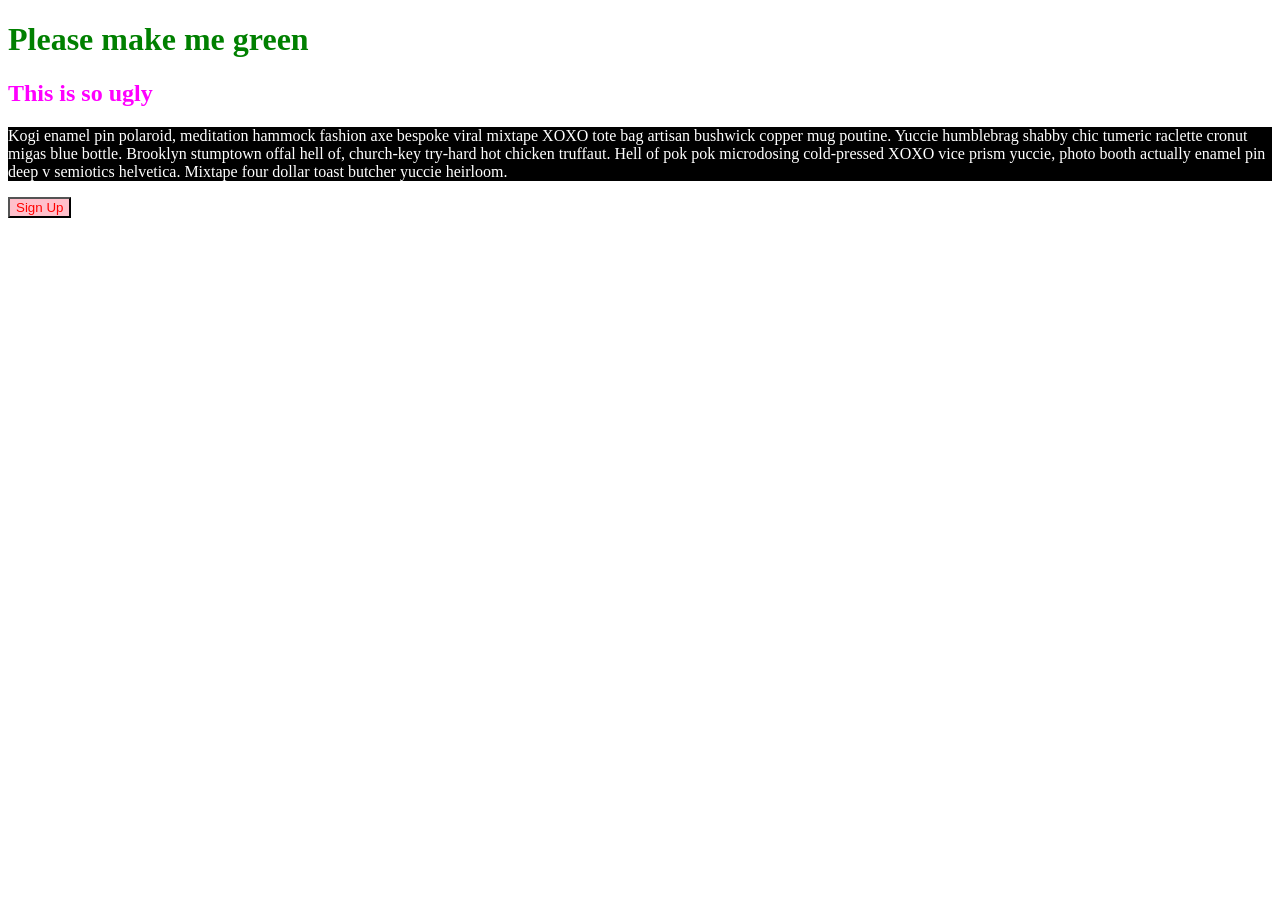
<file: Practice/Practice_1.html>
<!DOCTYPE html>
<html lang="zh-Hant">

<head>
  <meta charset="UTF-8">
  <title>Practice_1</title>
  <link rel="stylesheet" href="Practice_1.css">
</head>

<body>
  <h1>Please make me green</h1>
  <h2>This is so ugly</h2>
  <p>Kogi enamel pin polaroid, meditation hammock fashion axe bespoke viral mixtape XOXO tote bag artisan bushwick
    copper mug poutine. Yuccie humblebrag shabby chic tumeric raclette cronut migas blue bottle. Brooklyn stumptown
    offal hell of, church-key try-hard hot chicken truffaut. Hell of pok pok microdosing cold-pressed XOXO vice prism
    yuccie, photo booth actually enamel pin deep v semiotics helvetica. Mixtape four dollar toast butcher yuccie
    heirloom.</p>
  <button>Sign Up</button>

</body>

</html>
</file>
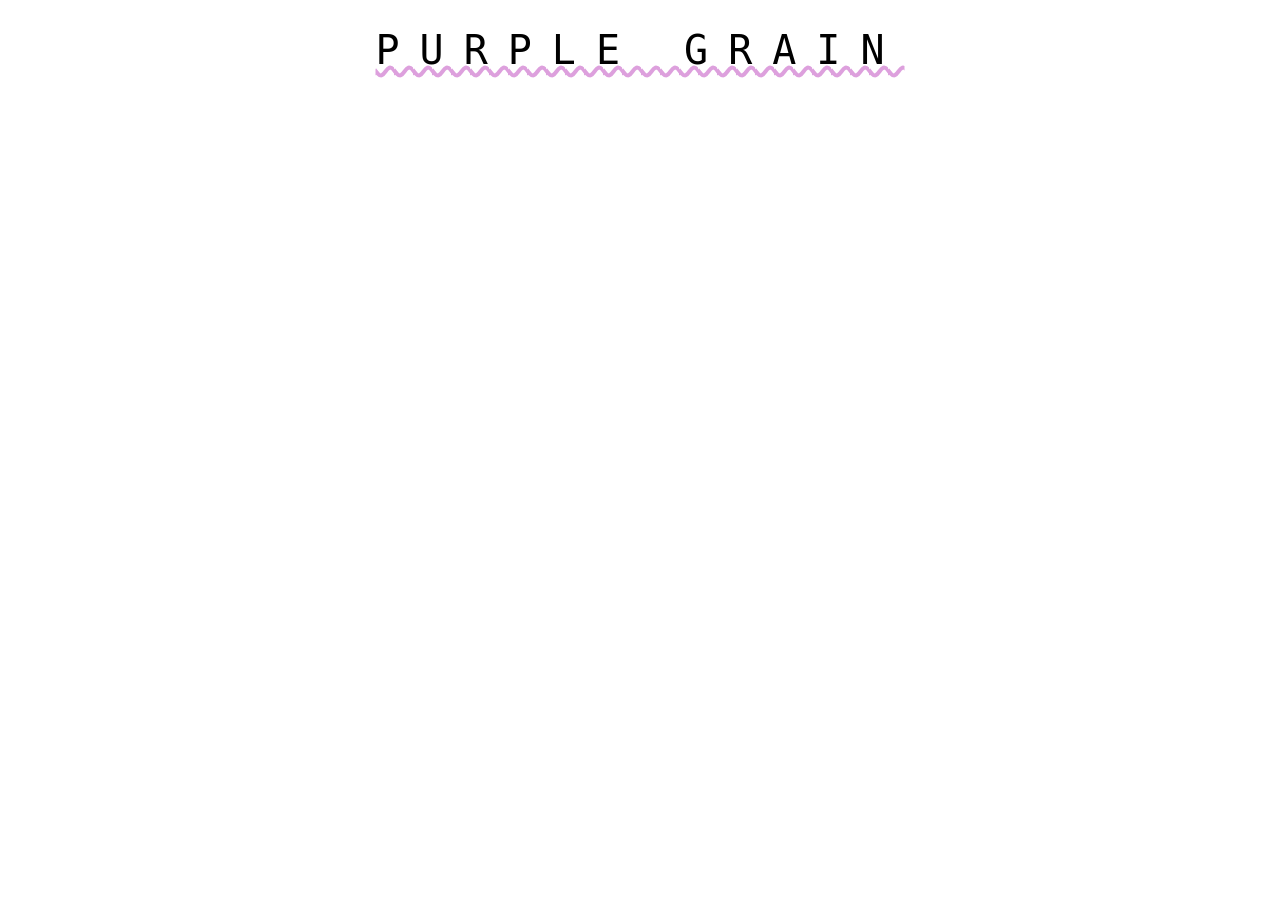
<file: Practice/Practice_2.html>
<!DOCTYPE html>
<html lang="zh-Hant">

<head>
  <meta charset="UTF-8">
  <title>Practice_2</title>
  <link rel="stylesheet" href="Practice_2.css">
</head>

<body>
  <h1>Purple Grain</h1>
</body>

</html>
</file>
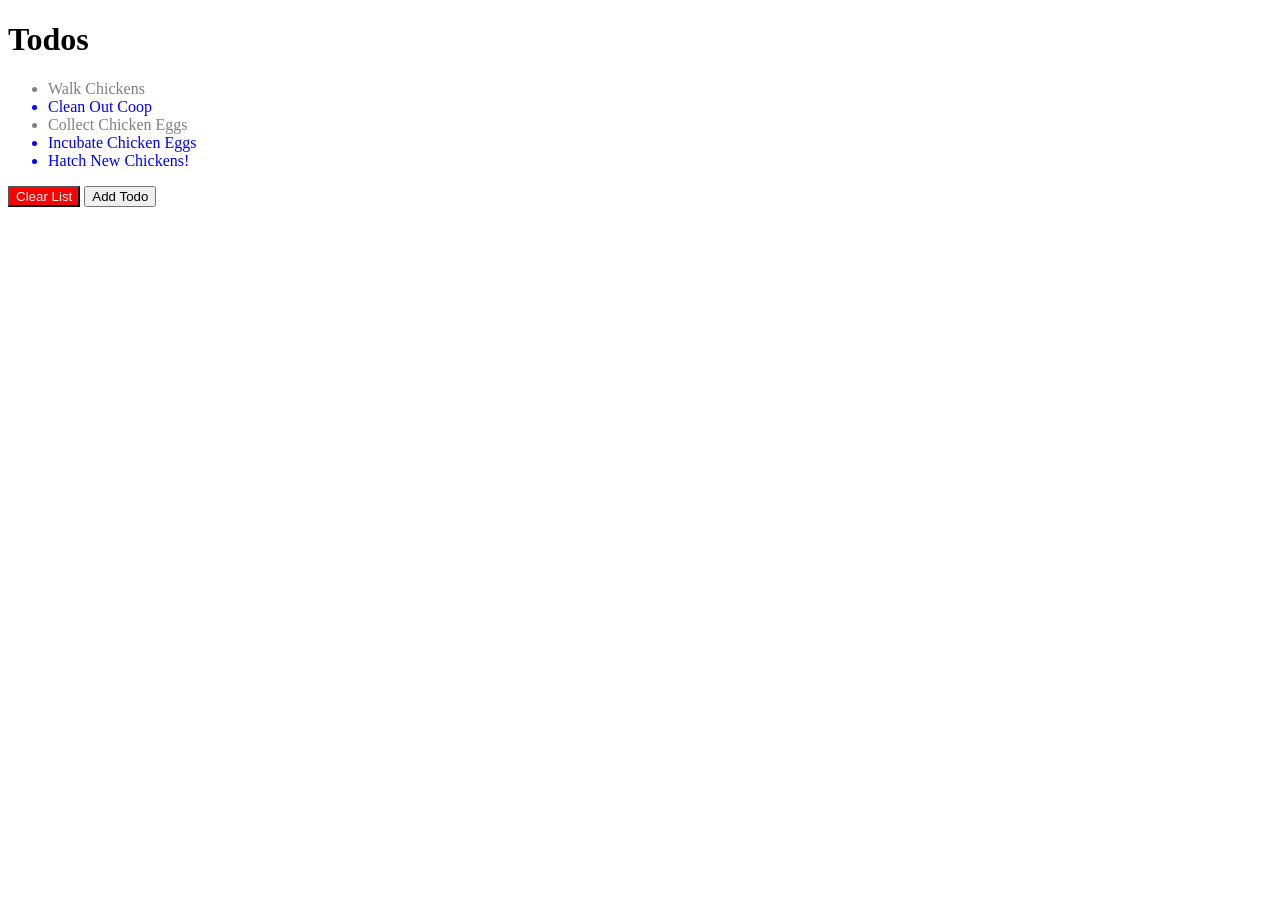
<file: Practice/Practice_3.html>
<!DOCTYPE html>
<html lang="zh-Hant">

<head>
  <meta charset="UTF-8">
  <title>Practice_3</title>
  <link rel="stylesheet" href="Practice_3.css">
</head>

<body>
  <h1>Todos</h1>
  <ul>
    <li class="done">Walk Chickens</li>
    <li>Clean Out Coop</li>
    <li class="done">Collect Chicken Eggs</li>
    <li>Incubate Chicken Eggs</li>
    <li>Hatch New Chickens!</li>
  </ul>
  <button id="clear">Clear List</button>
  <button>Add Todo</button>
</body>

</html>
</file>
<file: Week10/style.css>
body {
  font-family: Arial, sans-serif;
  background: linear-gradient(135deg, #74ebd5, #9face6);
  margin: 0;
}

.container {
  max-width: 400px;
  margin: 80px auto;
  padding: 20px;
  background: white;
  border-radius: 15px;
  text-align: center;
  box-shadow: 0 10px 25px rgba(0, 0, 0, 0.2);
}

h2 {
  margin-bottom: 20px;
}

input,
select,
button {
  width: 100%;
  padding: 10px;
  margin: 10px 0;
  border-radius: 8px;
  border: 1px solid #ccc;
}

.select-group {
  display: flex;
  gap: 10px;
  align-items: center;
}

#swapBtn {
  width: 50px;
  background: #ff9800;
  color: white;
  border: none;
  cursor: pointer;
}

#convertBtn {
  background: #007bff;
  color: white;
  border: none;
  cursor: pointer;
}

#convertBtn:hover {
  background: #0056b3;
}

#result {
  font-size: 18px;
  margin-top: 15px;
}

#date {
  color: gray;
  font-size: 14px;
}

/* RWD */
@media (max-width: 500px) {
  .container {
    margin: 30px 10px;
  }

  .select-group {
    flex-direction: column;
  }

  #swapBtn {
    width: 100%;
  }
}
</file>
<file: Practice/Practice_1.css>
h1 {
  color: green;
}

h2 {
  color: magenta;
}

p {
  color: white;
  background-color: black;
}

button {
  color: red;
  background-color: pink;
}
</file>
<file: Practice/Practice_2.css>
h1 {
    text-transform: uppercase; /* 全部字母大寫 */
    font-family: monospace; /* 字體 */
    text-align: center; /* 置中 */
    font-weight: 100; /* 字體粗細 */
    font-size: 40px; /* 文字大小 */
    letter-spacing: 20px; /* 字母間距 */
    text-decoration-line: underline;
    text-decoration-style: wavy;
    text-decoration-color: plum; /* 波浪底線顏色 */
}
</file>
<file: Practice/Practice_3.css>
li {
  color: blue;
}

.done {
  color: grey;
}

#clear {
  background-color: red;
  color: white;
}
</file>
